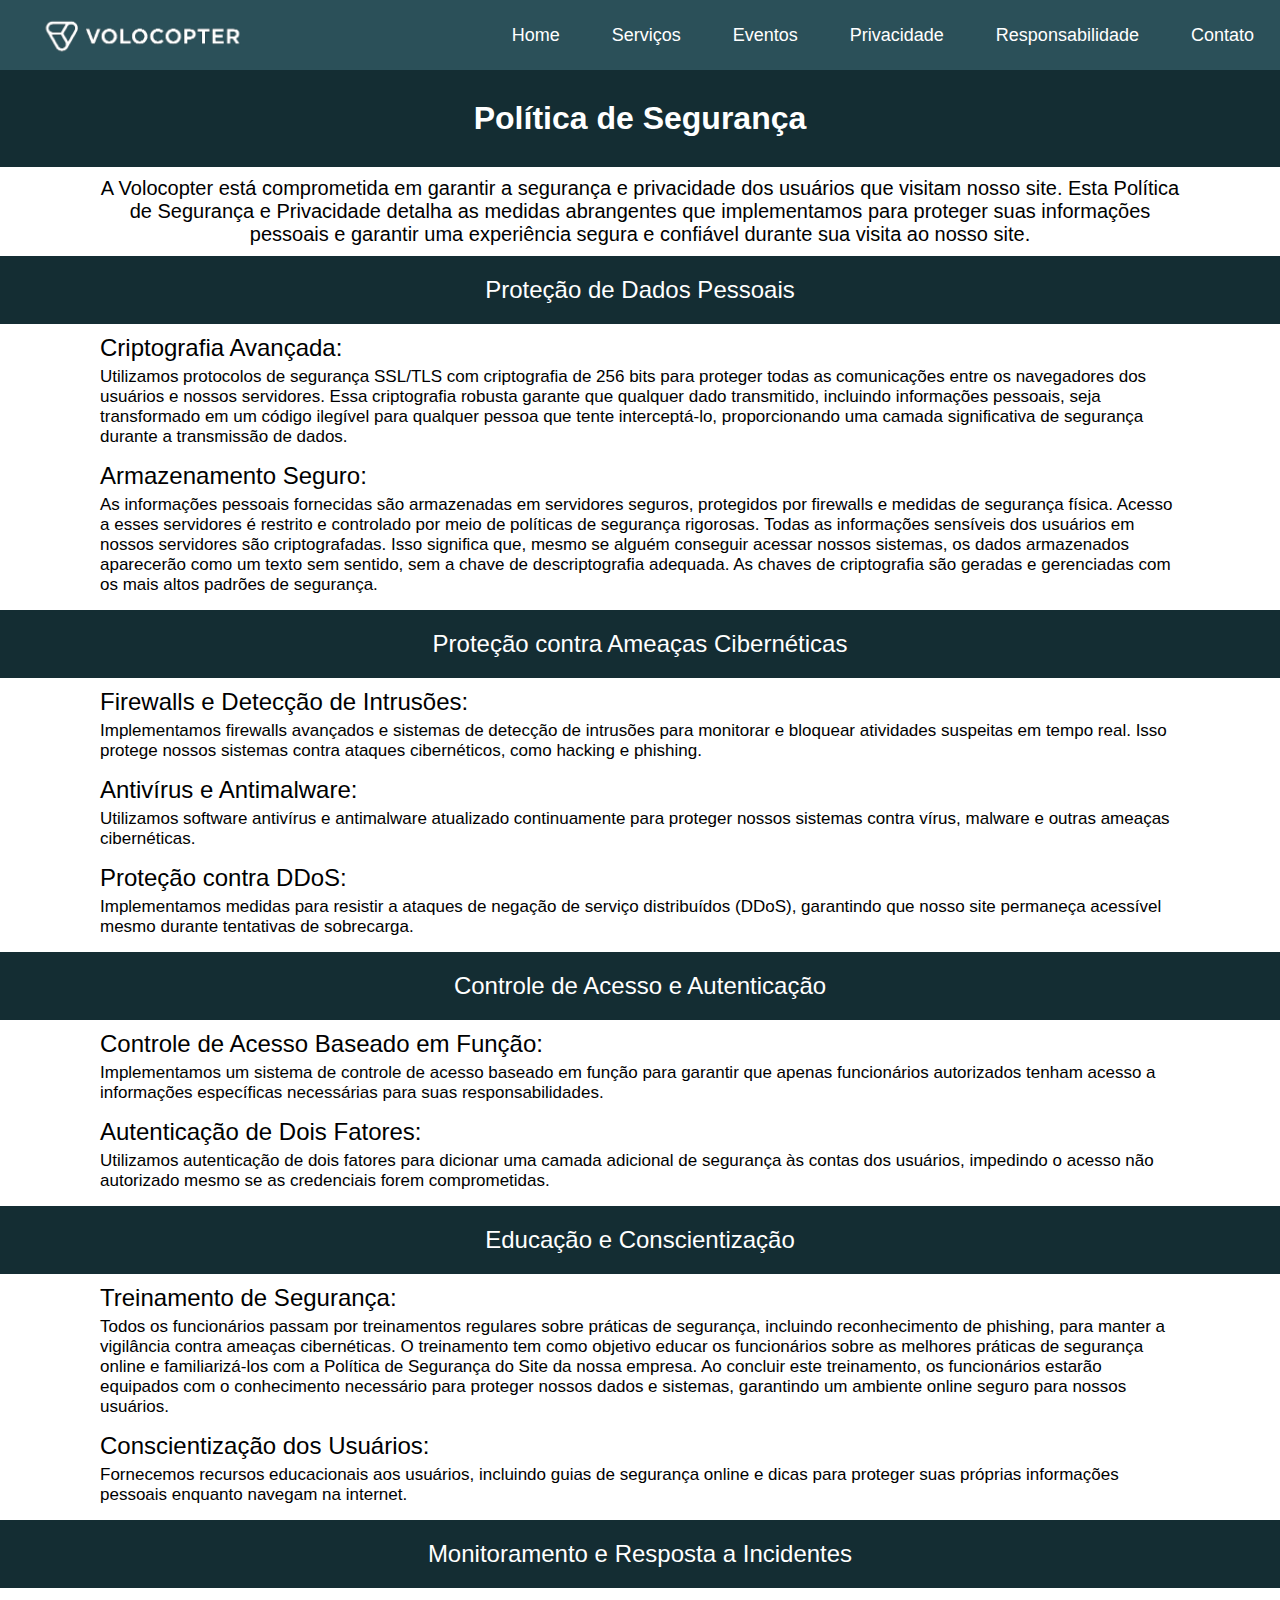
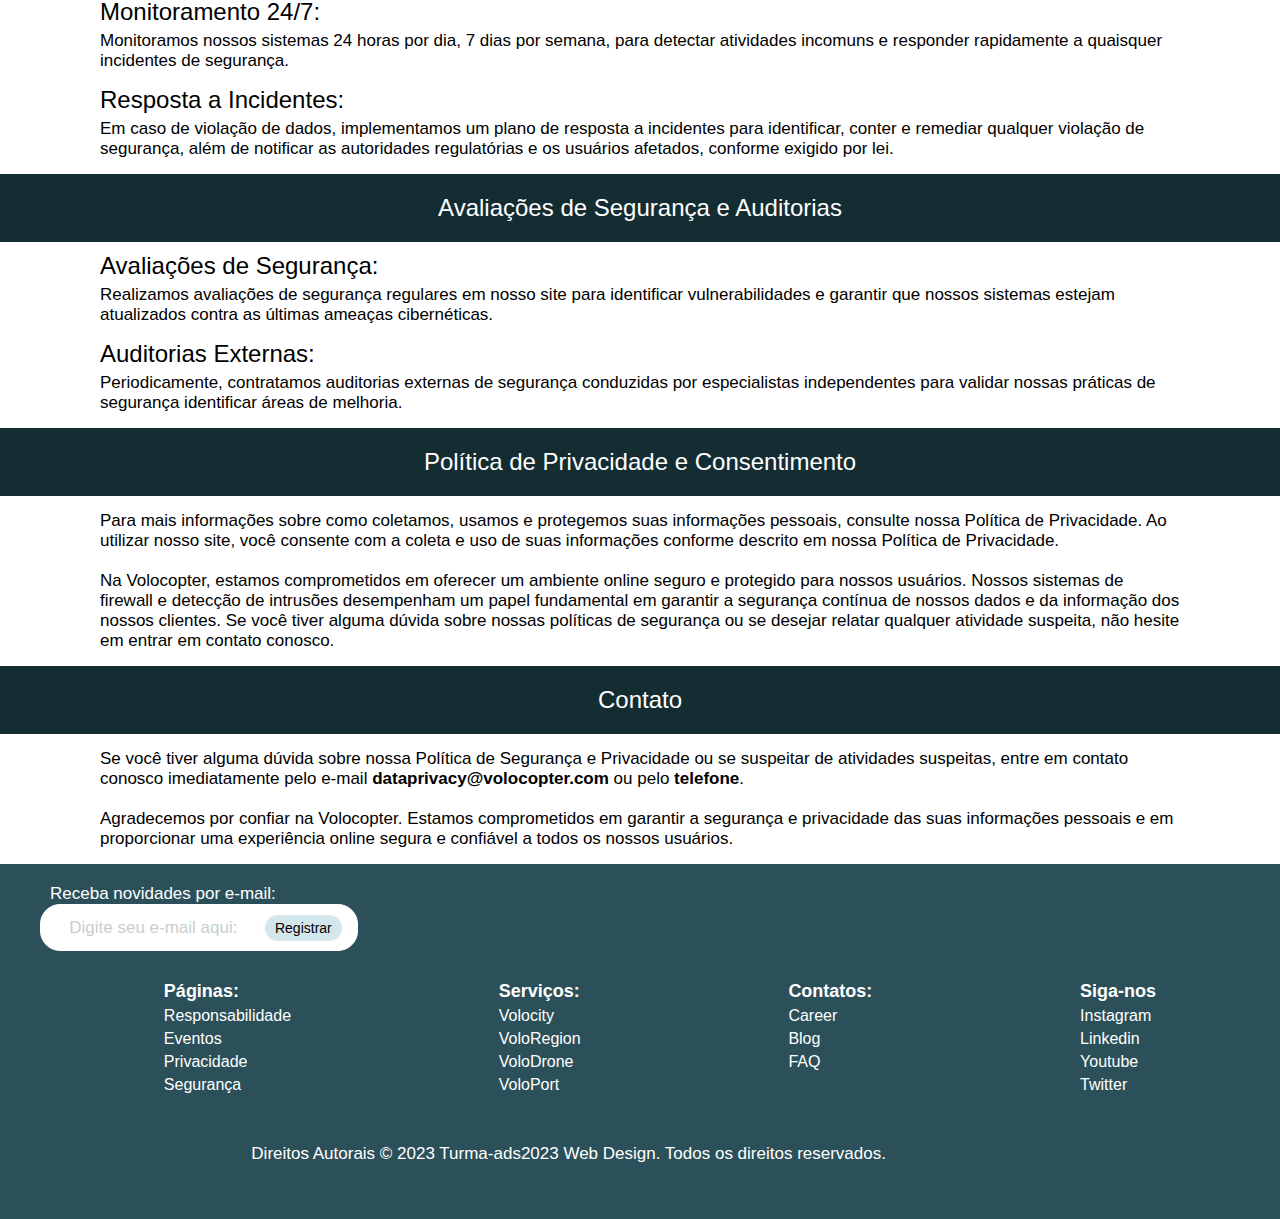
<file: Segurança/index.html>
<!DOCTYPE html>
<html lang="en">
<head>
    <meta charset="UTF-8">
    <meta name="viewport" content="width=device-width, initial-scale=1.0">
    <title>Politica de seguranca</title>
    <link rel="stylesheet" href="style.css">
    <link rel="shortcut icon" href="Logo.PNG" type="image/x-icon">
</head>
<body>

<!-- navBar Inicio -->
<header class="header">
  <nav class="nav">
    <img class="logo" src="/Segurança/img/logo.png" alt="">
    <button class="hamburger"></button>
    <ul class="nav-list">
      <li><a href="/index.html">Home</a></li>
      <li><a href="/Serviços/index.html">Serviços</a></li>
      <li><a href="/Eventos/html/VOLOCOPTER EVENTOS.html">Eventos</a></li>
      <li><a href="/Privacidade/privacidade.html">Privacidade</a></li>
      <li><a href="/Responsabilidade/responsabilidade.html">Responsabilidade</a></li>
      <li><a href="/Contato/Pagina Contato.html">Contato</a></li>
    </ul>
  </nav>
</header>
<!-- NavBar Fim -->

<main>
  <h1>Política de Segurança</h1>
  <p class="paragrafo-principal">
    A Volocopter está comprometida em garantir a segurança e privacidade dos usuários 
    que visitam nosso site. Esta Política de Segurança e Privacidade detalha as medidas
    abrangentes que implementamos para proteger suas informações pessoais e garantir 
    uma experiência segura e confiável durante sua visita ao nosso site.
  </p>
  <h2>Proteção de Dados Pessoais</h2>
  <h3>Criptografia Avançada:</h3>
  <p>
    Utilizamos protocolos de segurança SSL/TLS com criptografia de 256 bits para proteger
    todas as comunicações entre os navegadores dos usuários e nossos servidores. Essa criptografia
    robusta garante que qualquer dado transmitido, incluindo informações pessoais, seja transformado 
    em um código ilegível para qualquer pessoa que tente interceptá-lo, proporcionando uma camada 
    significativa de segurança durante a transmissão de dados.
  </p>

  <h3>Armazenamento Seguro:</h3>
  <p>As informações pessoais fornecidas são armazenadas em servidores
    seguros, protegidos por firewalls e medidas de segurança física. Acesso a esses servidores
    é restrito e controlado por meio de políticas de segurança rigorosas. Todas as informações sensíveis
    dos usuários em nossos servidores são criptografadas. Isso significa que, mesmo se 
    alguém conseguir acessar nossos sistemas, os dados armazenados aparecerão como um texto sem sentido, 
    sem a chave de descriptografia adequada. As chaves de criptografia são geradas e gerenciadas com os 
    mais altos padrões de segurança.</p>

    <h2>Proteção contra Ameaças Cibernéticas</h2>

    <h3>Firewalls e Detecção de Intrusões:</h3>
    <p>Implementamos firewalls avançados e sistemas de
      detecção de intrusões para monitorar e bloquear atividades suspeitas em tempo real. 
      Isso protege nossos sistemas contra ataques cibernéticos, como hacking e phishing.</p>
    
      <h3>Antivírus e Antimalware:</h3>
      <p>Utilizamos software antivírus e antimalware atualizado 
        continuamente para proteger nossos sistemas contra vírus, malware e outras ameaças cibernéticas.
      </p>

      <h3>Proteção contra DDoS:</h3>
      <p>Implementamos medidas para resistir a ataques de negação
        de serviço distribuídos (DDoS), garantindo que nosso site permaneça acessível mesmo 
        durante tentativas de sobrecarga.
      </p>

      <h2>Controle de Acesso e Autenticação</h2>

      <h3>Controle de Acesso Baseado em Função:</h3> 
      <p>Implementamos um sistema de controle de
      acesso baseado em função para garantir que apenas funcionários autorizados tenham
      acesso a informações específicas necessárias para suas responsabilidades.
      </p>

      <h3>Autenticação de Dois Fatores:</h3> 
      <p>Utilizamos autenticação de dois fatores para 
      dicionar uma camada adicional de segurança às contas dos usuários, impedindo o 
      acesso não autorizado mesmo se as credenciais forem comprometidas.
      </p>

      <h2>Educação e Conscientização</h2>

      <h3>Treinamento de Segurança:</h3> 
      <p>Todos os funcionários passam por treinamentos 
      regulares sobre práticas de segurança, incluindo reconhecimento de phishing, 
      para manter a vigilância contra ameaças cibernéticas. O treinamento tem como objetivo educar os 
      funcionários sobre as melhores práticas de segurança online e familiarizá-los com a Política de 
      Segurança do Site da nossa empresa. Ao concluir este treinamento, os funcionários estarão 
      equipados com o conhecimento necessário para proteger nossos dados e sistemas, garantindo um 
      ambiente online seguro para nossos usuários.
      </p>
      
      <h3>Conscientização dos Usuários:</h3>   
      <p>Fornecemos recursos educacionais aos usuários,
       incluindo guias de segurança online e dicas para proteger suas próprias informações 
       pessoais enquanto navegam na internet.
      </p>

      <h2>Monitoramento e Resposta a Incidentes</h2>

      <h3>Monitoramento 24/7:</h3>
      <p>Monitoramos nossos sistemas 24 horas por dia, 7 dias 
      por semana, para detectar atividades incomuns e responder rapidamente a quaisquer 
      incidentes de segurança.
      </p>
      
      <h3>Resposta a Incidentes:</h3> 
      <p>Em caso de violação de dados, implementamos um plano 
      de resposta a incidentes para identificar, conter e remediar qualquer violação 
      de segurança, além de notificar as autoridades regulatórias e os usuários afetados,
      conforme exigido por lei.
      </p>

      <h2>Avaliações de Segurança e Auditorias</h2>

      <h3>Avaliações de Segurança:</h3> 
      <p>Realizamos avaliações de segurança regulares em 
      nosso site para identificar vulnerabilidades e garantir que nossos sistemas estejam
      atualizados contra as últimas ameaças cibernéticas.
        </p>
        
      <h3>Auditorias Externas:</h3> 
      <p>Periodicamente, contratamos auditorias externas de segurança
      conduzidas por especialistas independentes para validar nossas práticas de segurança
      identificar áreas de melhoria.
      </p>

      <h2>Política de Privacidade e Consentimento</h2>
      <p>Para mais informações sobre como coletamos, usamos e protegemos suas informações pessoais,
      consulte nossa Política de Privacidade. Ao utilizar nosso site, você consente com a coleta
      e uso de suas informações conforme descrito em nossa Política de Privacidade.
      </p>

      <p>Na Volocopter, estamos comprometidos em oferecer um ambiente online seguro e protegido
      para nossos usuários. Nossos sistemas de firewall e detecção de intrusões desempenham um papel
      fundamental em garantir a segurança contínua de nossos dados e da informação dos nossos clientes. 
      Se você tiver alguma dúvida sobre nossas políticas de segurança ou se desejar relatar qualquer 
      atividade suspeita, não hesite em entrar em contato conosco.
      </p>
      
      <h2>Contato</h2>
      <p>Se você tiver alguma dúvida sobre nossa Política de Segurança e Privacidade ou se 
        suspeitar de atividades suspeitas, entre em contato conosco imediatamente pelo e-mail
         <a href="mailto:dataprivacy@volocopter.com">dataprivacy@volocopter.com</a> ou pelo <a href="tel:+49725193694500">telefone</a>.
        </p>
        
        <p>Agradecemos por confiar na Volocopter. Estamos comprometidos em garantir a segurança
         e privacidade das suas informações pessoais e em proporcionar uma experiência online
          segura e confiável a todos os nossos usuários.
        </p>
      
</main>

<!-- Rodapé Inicio -->
<footer>
  <div class="email">
      <p class="novidades">Receba novidades por e-mail:</p>
      <div class="campo-email">
       Digite seu e-mail aqui:
      <a class="botao" href="#registrar">Registrar</a>
  </div>

  <!-- Rodapé da página -->
  <div class="listas">
      <!-- Listas de links no rodapé -->
      <ul class="lista-1">
          <li><strong>Páginas:</strong></li>
          <li><a href="/Responsabilidade/responsabilidade.html">Responsabilidade</a></li>
          <li><a href="/Eventos/html/VOLOCOPTER EVENTOS.html">Eventos</a></li>
          <li><a href="/Privacidade/privacidade.html">Privacidade</a></li>
          <li><a href="/Segurança/index.html">Segurança</a></li>
      </ul>
      <ul>
          <li><strong>Serviços:</strong></li>
          <li><a href="#volocity">Volocity</a></li>
          <li><a href="#voloregion">VoloRegion</a></li>
          <li><a href="#volodrone">VoloDrone</a></li>
          <li><a href="#voloport">VoloPort</a></li>
      </ul>
      <ul>
          <li><strong>Contatos:</strong></li>
          <li><a href="#career">Career</a></li>
          <li><a href="#blog">Blog</a></li>
          <li><a href="#faq">FAQ</a></li>
      </ul>
      <ul>
          <li><strong>Siga-nos</strong></li>
          <li><a href="#instagram">Instagram</a></li>
          <li><a href="#linkedin">Linkedin</a></li>
          <li><a href="#youtube">Youtube</a></li>
          <li><a href="#twitter">Twitter</a></li>
      </ul>
  </div>
  <div class="listas">
      <p>Direitos Autorais © 2023 Turma-ads2023 Web Design. Todos os direitos reservados.</p>
      <!-- Informações de direitos autorais e links para redes sociais -->
      <div class="socials">
          <span><i class="ri-facebook-fill"></i></span>
          <span><i class="ri-twitter-fill"></i></span>
          <span><i class="ri-instagram-line"></i></span>
          <span><i class="ri-youtube-fill"></i></span>
      </div>
  </div>
</footer>
  </html>
<!-- Rodapé Fim -->
</file>
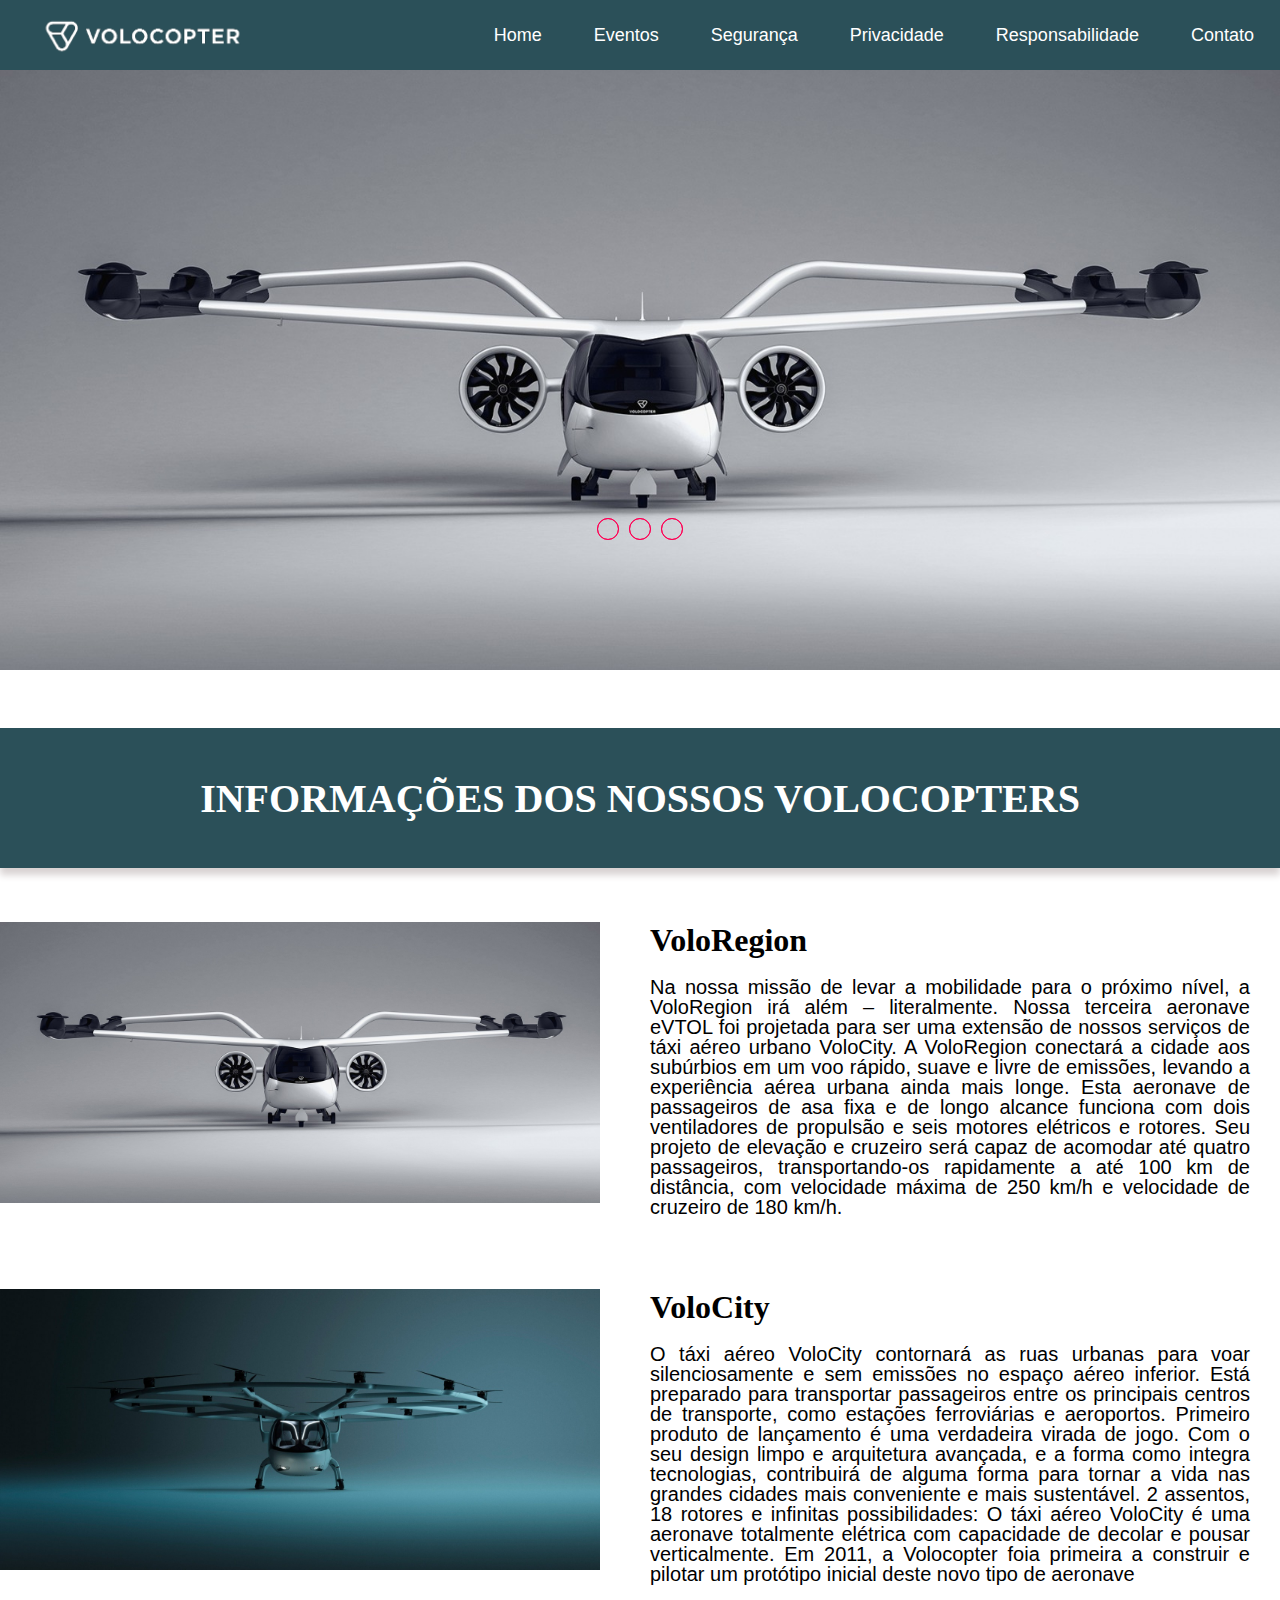
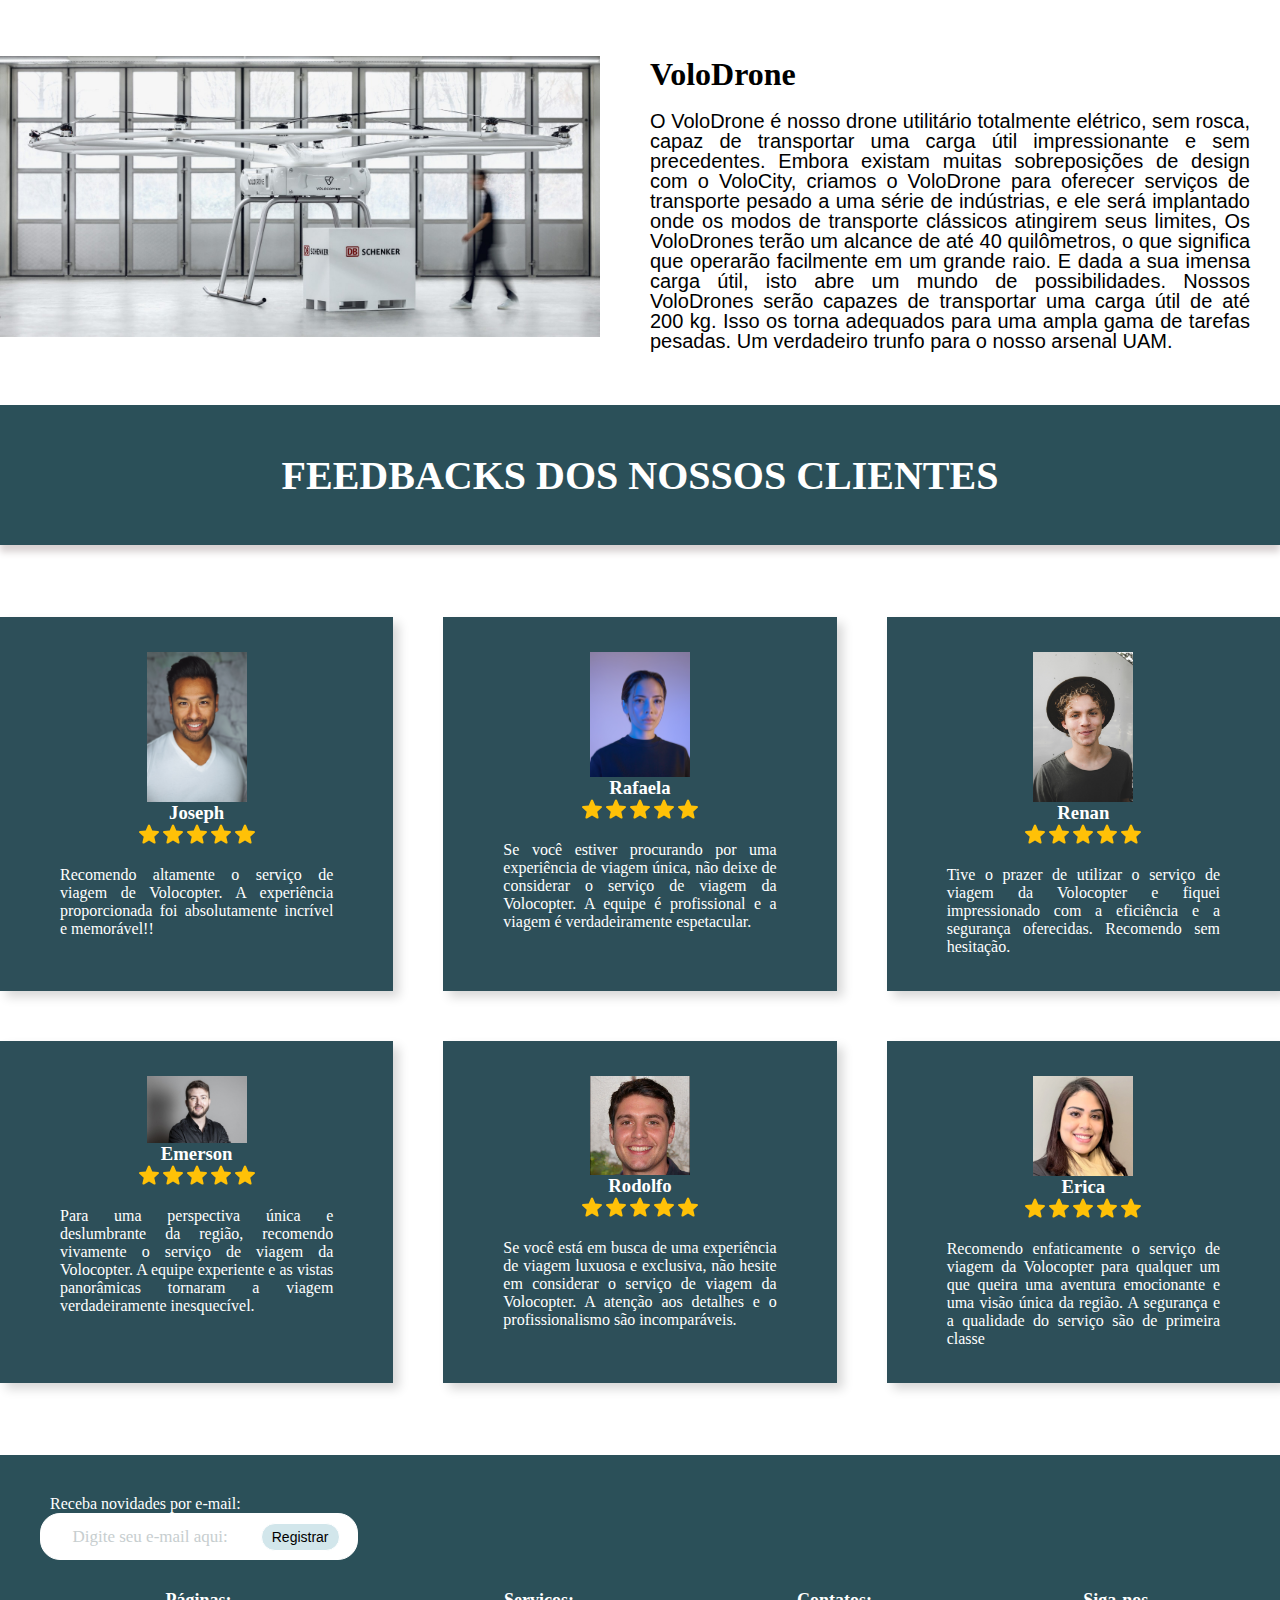
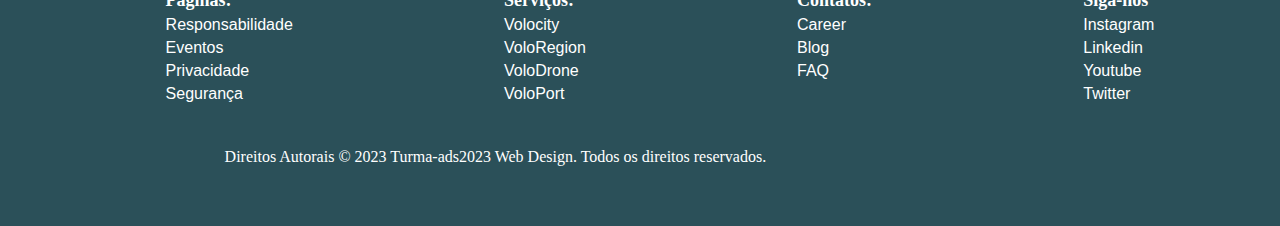
<file: Serviços/index.html>
<!DOCTYPE html>
<html lang="en">
<head>
    <meta charset="UTF-8">
    <meta name="viewport" content="width=device-width, initial-scale=1.0">
    <link rel="stylesheet" href="/Serviços/style.css">
    <title>Serviços</title>
</head>
<body>

<!-- NavBar Inicio -->
    <header class="header">
            <nav class="nav">
            <img class="logo" src="/Serviços/img/logo.png" alt="logo">
              <button class="hamburger"></button>
              <ul class="nav-list">
                <li><a href="/index.html">Home</a></li>
                <li><a href="/Eventos/html/VOLOCOPTER EVENTOS.html">Eventos</a></li>
                <li><a href="/Segurança/index.html">Segurança</a></li>
                <li><a href="/Privacidade/privacidade.html">Privacidade</a></li>
                <li><a href="/Responsabilidade/responsabilidade.html">Responsabilidade</a></li>
                <li><a href="/Contato/Pagina Contato.html">Contato</a></li>
              </ul>
            </nav>
    </header>
<!-- NavBar Fim -->

<!-- Carrosel de Fotos Inicio -->
      <section class="slider">
        <div class="slider-content">
            
            <input type="radio" name="btn-radio" id="radio1">
            <input type="radio" name="btn-radio" id="radio2">
            <input type="radio" name="btn-radio" id="radio3">

            <div class="slide-box primeiro">
                <img class="img-desktop" src="img/img1.jpeg" alt="slide 1">
                <img class="img-mobile" src="img/img1-mobile.jpg" alt="slide 1">
            </div>

            <div class="slide-box">
                <img class="img-desktop" src="img/img2.jpeg" alt="slide 3">
                <img class="img-mobile" src="img/img2-mobille.jpg" alt="slide 1">
            </div>

            <div class="slide-box">
                <img class="img-desktop" src="img/img3.jpeg" alt="slide 3">
                <img class="img-mobile" src="img/img3-mobilee.jpg" alt="slide 3">
            </div>

            <div class="nav-auto">
                <div class="auto-btn1"></div>
                <div class="auto-btn2"></div>
                <div class="auto-btn3"></div>
            </div>

            <div class="nav-manual">
                <label for="radio1" class="manual-btn"></label>
                <label for="radio2" class="manual-btn"></label>
                <label for="radio3" class="manual-btn"></label>
            </div>
        </section>
        <br></br><br>
<!-- Carrosel de Fotos Fim -->

<!-- Imagens e Textos do conteúdo = Inicio -->
        <div class="volocopters">
            <h1>INFORMAÇÕES DOS NOSSOS VOLOCOPTERS</h1>
        </div>
        <br><br><br>
        <section>
            <div class="imgtexto">
                <div class="img">
                    <img src="img/img1.jpeg">
            </div>
                <div class="p"> 
                <p>
                    <h1>VoloRegion</h1>
                    <br>
                    <p>Na nossa missão de levar a mobilidade para o próximo nível, a VoloRegion irá além – literalmente. 
                        Nossa terceira aeronave eVTOL foi projetada para ser uma extensão de nossos serviços de táxi aéreo 
                        urbano VoloCity. A VoloRegion conectará a cidade aos subúrbios em um voo rápido, suave e livre de 
                        emissões, levando a experiência aérea urbana ainda mais longe. Esta aeronave de passageiros de asa fixa e de longo alcance funciona com 
                        dois ventiladores de propulsão e seis motores elétricos e rotores. Seu projeto de elevação e cruzeiro 
                        será capaz de acomodar até quatro passageiros, transportando-os rapidamente a até 100 km de distância, 
                        com velocidade máxima de 250 km/h e velocidade de cruzeiro de 180 km/h.</p>
                </div>
            </div>
        </section>
    
        <br><br><br><br>
    
        <section>
            <div class="imgtexto">
                <div class="img">
                    <img src="img/img2.jpeg">
                </div>
        
                <div class="p"> 
                <p>
                    <h1>VoloCity</h1>
                    <br>
                    <p>O táxi aéreo VoloCity contornará as ruas urbanas para voar silenciosamente e sem emissões no espaço aéreo
                    inferior. Está preparado para transportar passageiros entre os principais centros de transporte, como estações
                    ferroviárias e aeroportos. Primeiro produto de lançamento é uma verdadeira virada de jogo. Com o seu design limpo
                    e arquitetura avançada, e a forma como integra tecnologias, contribuirá de alguma forma para tornar a vida nas grandes
                    cidades mais conveniente e mais sustentável. 2 assentos, 18 rotores e infinitas possibilidades: O táxi aéreo VoloCity é 
                    uma aeronave totalmente elétrica com capacidade de decolar e pousar verticalmente. Em 2011, a Volocopter foia primeira 
                    a construir e pilotar um protótipo inicial deste novo tipo de aeronave</p>
                </p>
                </div>
            </div>
        </section>
    
            <br><br><br><br>
    
        <section>
            <div class="imgtexto">
                <div class="img">
                    <img src="img/img3.jpeg">
                </div>
        
                <div class="p"> 
                    <h1>VoloDrone</h1>
                    <br>
                    <p>O VoloDrone é nosso drone utilitário totalmente elétrico, sem rosca, capaz de transportar uma carga útil impressionante 
                    e sem precedentes. Embora existam muitas sobreposições de design com o VoloCity, criamos o VoloDrone para oferecer serviços
                    de transporte pesado a uma série de indústrias, e ele será implantado onde os modos de transporte clássicos atingirem seus 
                    limites, Os VoloDrones terão um alcance de até 40 quilômetros, o que significa que operarão facilmente em um grande raio. 
                    E dada a sua imensa carga útil, isto abre um mundo de possibilidades. Nossos VoloDrones serão capazes de transportar uma carga
                    útil de até 200 kg. Isso os torna adequados para uma ampla gama de tarefas pesadas. Um verdadeiro trunfo para o nosso arsenal UAM.</p>
                </p>
                </div>
            </div>
        </section>    


    <br><br><br>
<!-- Imagens e Textos do conteúdo = fim -->

<!-- FeedBacks Inicio -->
    <div class="volocopters">
        <h1>FEEDBACKS DOS NOSSOS CLIENTES</h1>
    </div> 
    <br><br><br><br>

    <Section>
        <div class="cards">
        <div class="card">
            <img class="user" src="img/Joseph.jpg" alt="">
            <h3>Joseph</h3>
            <div class="stars">
            <img class="star" src="img/star.svg" alt="">
            <img class="star" src="img/star.svg" alt="">
            <img class="star" src="img/star.svg" alt="">
            <img class="star" src="img/star.svg" alt="">
            <img class="star" src="img/star.svg" alt="">
        </div>
        <br>
        <p>Recomendo altamente o serviço de viagem de Volocopter. A 
        experiência proporcionada foi absolutamente incrível e memorável!!</p>

        </div>

        <div class="card">
            <img class="user" src="img/Rafaela.jpg" alt="">
            <h3>Rafaela</h3>
            <div class="stars">
            <img class="star" src="img/star.svg" alt="">
            <img class="star" src="img/star.svg" alt="">
            <img class="star" src="img/star.svg" alt="">
            <img class="star" src="img/star.svg" alt="">
            <img class="star" src="img/star.svg" alt="">
        </div>
        <br>
        <p>Se você estiver procurando por uma experiência de viagem única, 
        não deixe de considerar o serviço de viagem da Volocopter. 
        A equipe é profissional e a viagem é verdadeiramente espetacular.</p>

    </div>

        <div class="card">
            <img class="user" src="img/Renan.jpg" alt="">
            <h3>Renan</h3>
            <div class="stars">
            <img class="star" src="img/star.svg" alt="">
            <img class="star" src="img/star.svg" alt="">
            <img class="star" src="img/star.svg" alt="">
            <img class="star" src="img/star.svg" alt="">
            <img class="star" src="img/star.svg" alt="">
        </div>
        <br>
        <p>Tive o prazer de utilizar o serviço de viagem da Volocopter
        e fiquei impressionado com a eficiência e a segurança oferecidas. 
        Recomendo sem hesitação.</p>

    </div>

    <div class="card">
        <img class="user" src="img/Emerson1.jpg" alt="">
        <h3>Emerson</h3>
        <div class="stars">
            <img class="star" src="img/star.svg" alt="">
            <img class="star" src="img/star.svg" alt="">
            <img class="star" src="img/star.svg" alt="">
            <img class="star" src="img/star.svg" alt="">
            <img class="star" src="img/star.svg" alt="">
    </div>
    <br>
    <p>Para uma perspectiva única e deslumbrante da região, recomendo vivamente
    o serviço de viagem da Volocopter. A equipe experiente e as vistas panorâmicas 
    tornaram a viagem verdadeiramente inesquecível.</p>

    </div>

    <div class="card">
        <img class="user" src="img/Rodolfo.jpg" alt="">
        <h3>Rodolfo</h3>
        <div class="stars">
            <img class="star" src="img/star.svg" alt="">
            <img class="star" src="img/star.svg" alt="">
            <img class="star" src="img/star.svg" alt="">
            <img class="star" src="img/star.svg" alt="">
            <img class="star" src="img/star.svg" alt="">
    </div>
    <br>
    <p>Se você está em busca de uma experiência de viagem luxuosa e exclusiva, não hesite
    em considerar o serviço de viagem da Volocopter. A atenção aos detalhes e o profissionalismo
    são incomparáveis.</p>

    </div>

<div class="card">
<img class="user" src="img/erica.jpg" alt="">
<h3>Erica</h3>
<div class="stars">
    <img class="star" src="img/star.svg" alt="">
    <img class="star" src="img/star.svg" alt="">
    <img class="star" src="img/star.svg" alt="">
    <img class="star" src="img/star.svg" alt="">
    <img class="star" src="img/star.svg" alt="">
</div>
<br>
<p>Recomendo enfaticamente o serviço de viagem da Volocopter para qualquer um que queira
uma aventura emocionante e uma visão única da região. A segurança e a qualidade do serviço
são de primeira classe</p>


</Section>
<br><br><br><br>
<!-- FeedBacks Fim -->

<!-- Rodapé Inicio -->
<footer>
    <footer>
        <div class="email">
            <p class="novidades">Receba novidades por e-mail:</p>
            <div class="campo-email">
             Digite seu e-mail aqui:
            <a class="botao" href="#registrar">Registrar</a>
        </div>
    
        <!-- Rodapé da página -->
        <div class="listas">
            <!-- Listas de links no rodapé -->
            <ul class="lista-1">
                <li><strong>Páginas:</strong></li>
                <li><a href="/Responsabilidade/responsabilidade.html">Responsabilidade</a></li>
                <li><a href="/Eventos/html/VOLOCOPTER EVENTOS.html">Eventos</a></li>
                <li><a href="/Privacidade/privacidade.html">Privacidade</a></li>
                <li><a href="/Segurança/index.html">Segurança</a></li>
            </ul>
            <ul>
                <li><strong>Serviços:</strong></li>
                <li><a href="#volocity">Volocity</a></li>
                <li><a href="#voloregion">VoloRegion</a></li>
                <li><a href="#volodrone">VoloDrone</a></li>
                <li><a href="#voloport">VoloPort</a></li>
            </ul>
            <ul>
                <li><strong>Contatos:</strong></li>
                <li><a href="#career">Career</a></li>
                <li><a href="#blog">Blog</a></li>
                <li><a href="#faq">FAQ</a></li>
            </ul>
            <ul>
                <li><strong>Siga-nos</strong></li>
                <li><a href="#instagram">Instagram</a></li>
                <li><a href="#linkedin">Linkedin</a></li>
                <li><a href="#youtube">Youtube</a></li>
                <li><a href="#twitter">Twitter</a></li>
            </ul>
        </div>
        <div class="listas">
            <p>Direitos Autorais © 2023 Turma-ads2023 Web Design. Todos os direitos reservados.</p>
            <!-- Informações de direitos autorais e links para redes sociais -->
            <div class="socials">
                <span><i class="ri-facebook-fill"></i></span>
                <span><i class="ri-twitter-fill"></i></span>
                <span><i class="ri-instagram-line"></i></span>
                <span><i class="ri-youtube-fill"></i></span>
            </div>
        </div>
    </footer>
</footer>
</html>
<!-- Rodapé Fim -->
</file>
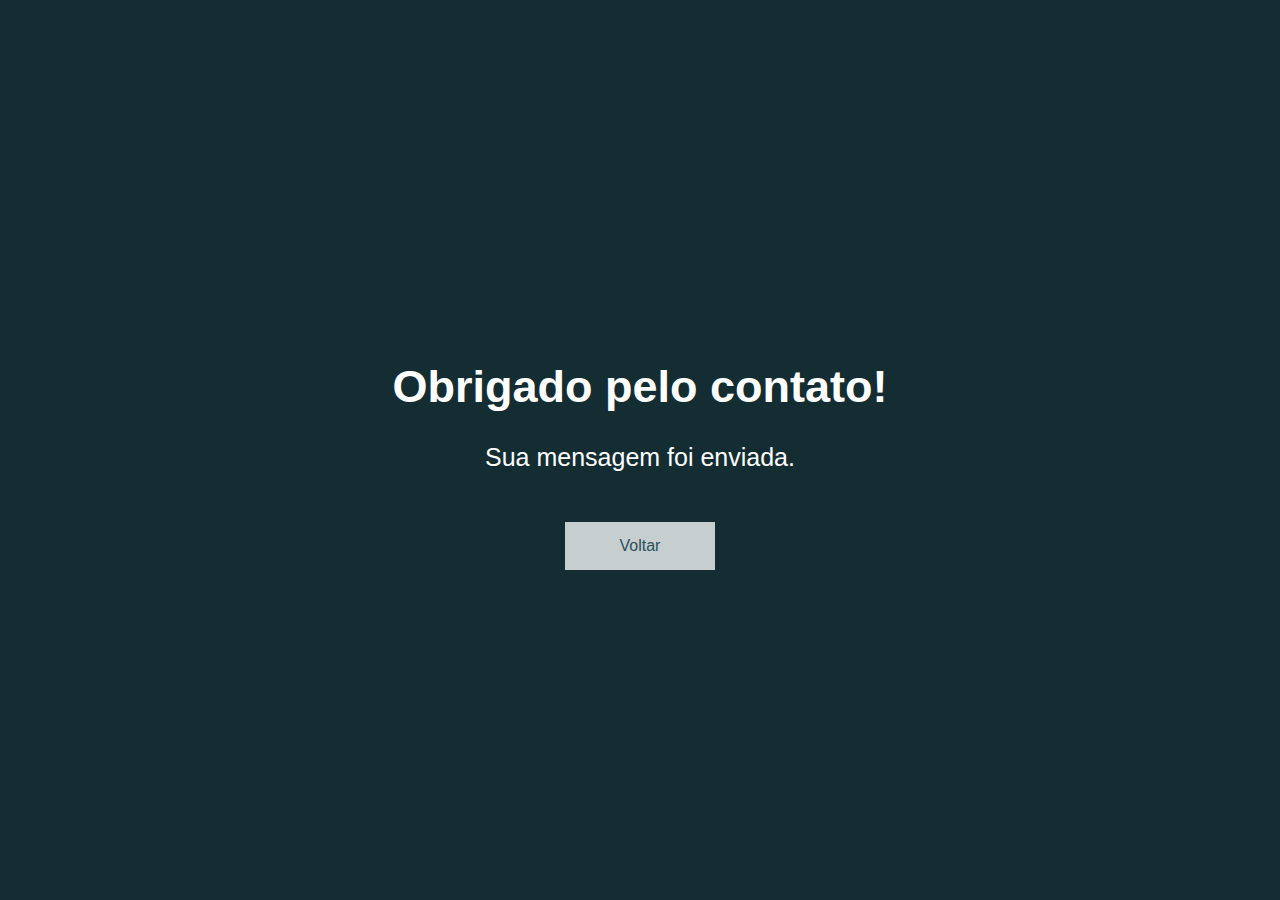
<file: Contato/Obrigado.html>
<html lang="pt-br">
<head>
  <meta charset="UTF-8">
  <meta name="viewport" content="width=device-width, initial-scale=1.0">
  <title>Contatos</title>
  <link rel="stylesheet" href="/Contato/style.css">
</head>
<body class="mainObg">
    <h1 class="textObrigado">Obrigado pelo contato!</h1>
    <p class="paragrafoObrigado">Sua mensagem foi enviada.</p>
    <a href="/Contato/Pagina Contato.html" class="button">Voltar</a>
</body>
</html>
</file>
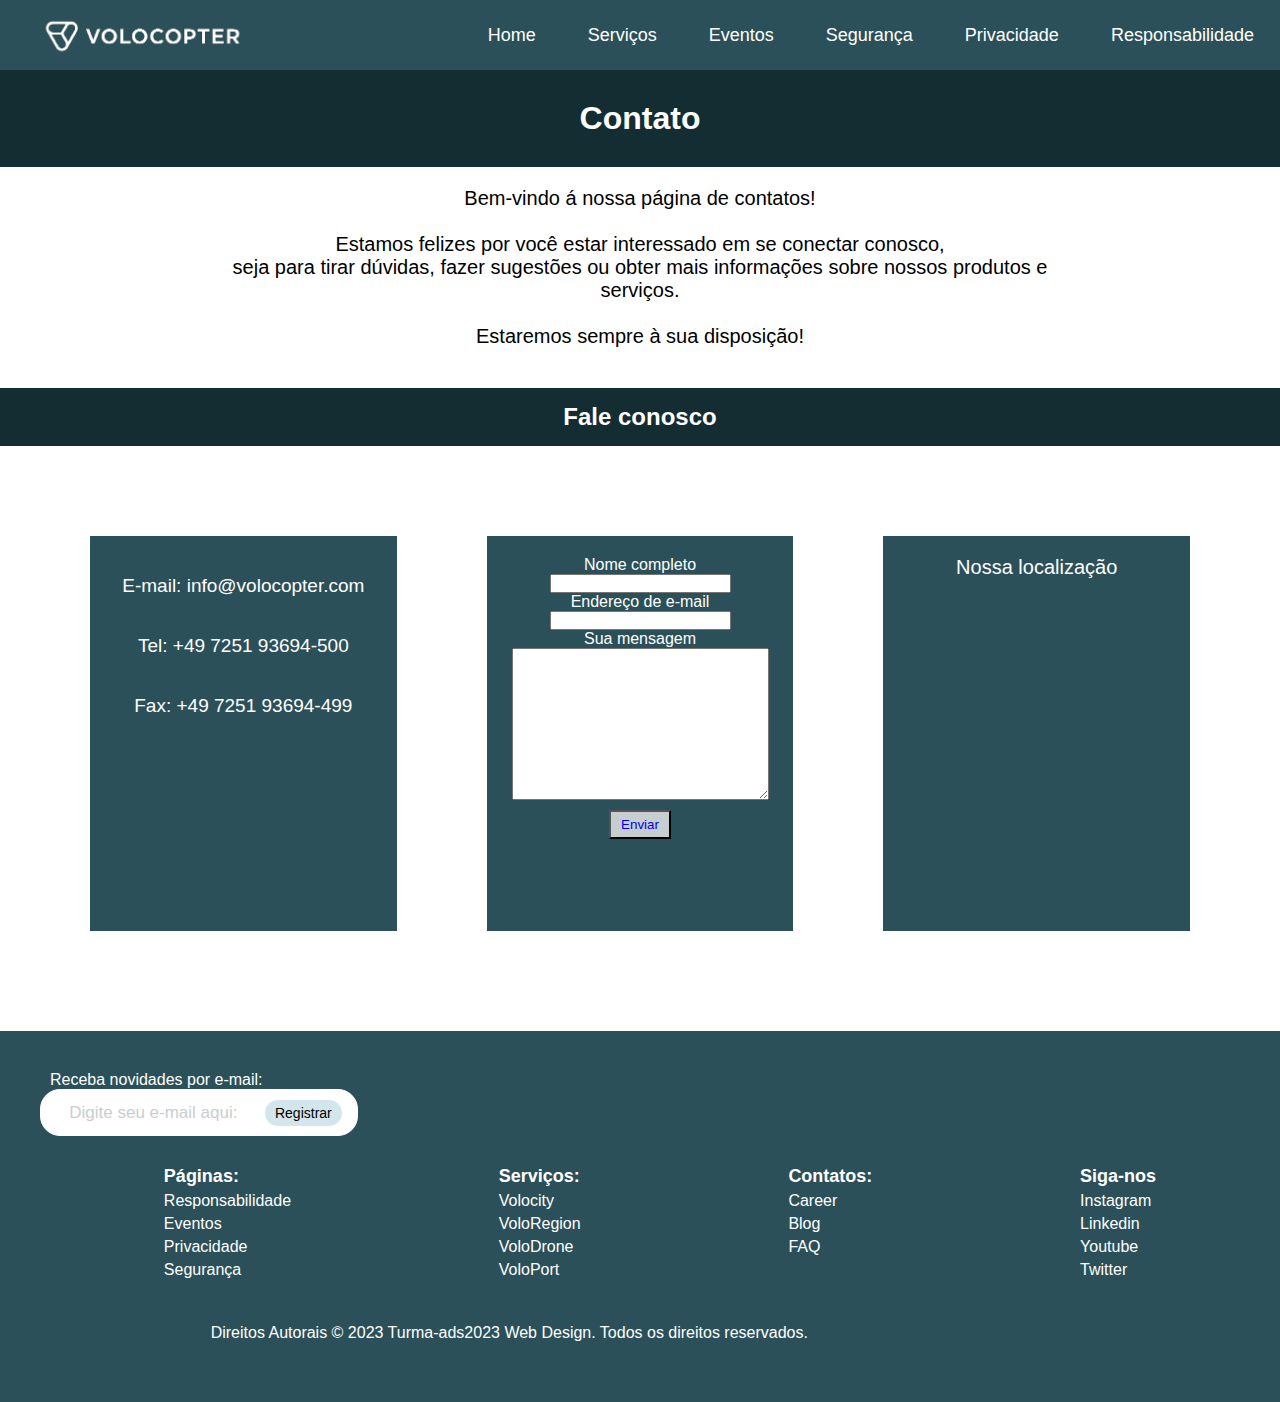
<file: Contato/Pagina Contato.html>
<html lang="pt-br">
<head>
  <meta charset="UTF-8">
  <meta name="viewport" content="width=device-width, initial-scale=1.0">
  <title>Contatos</title>
  <link rel="stylesheet" href="/Contato/style.css">
</head>
<body>
  <header class="header">
    <nav class="nav">
      <img class="logo" src="/Contato/img/logo.png" alt="">
      <button class="hamburger"></button>
      <ul class="nav-list">
        <li><a href="/index.html">Home</a></li>
        <li><a href="/Serviços/index.html">Serviços</a></li>
        <li><a href="/Eventos/html/VOLOCOPTER EVENTOS.html">Eventos</a></li>
        <li><a href="/Segurança/index.html">Segurança</a></li>
        <li><a href="/Privacidade/privacidade.html">Privacidade</a></li>
        <li><a href="/Responsabilidade/responsabilidade.html">Responsabilidade</a></li>
      </ul>
    </nav>
</header>
<main>
  <h1>Contato</h1>
  <p class="paragrafo-contato">Bem-vindo á nossa página de contatos! <br><br> Estamos felizes por você estar interessado em se conectar conosco,<br> seja para tirar dúvidas, fazer sugestões ou obter mais informações sobre nossos produtos e serviços. <br><br> Estaremos sempre à sua disposição!
</p>

<h2>Fale conosco</h2>

<div class="blocos">
<div class="contato">
  <p class="contato-email">E-mail: info@volocopter.com</p>
  <p class="tel">Tel: +49 7251 93694-500</p>
  <p class="fax">Fax: +49 7251 93694-499</p>
</div>


<div class="camposform">
<form action="https://api.staticforms.xyz/submit" method="post">
  <label>Nome completo</label> <p>
  <input type="text" name="name" required> </p>
  <label>Endereço de e-mail</label> <p>
  <input type="email" name="email" required> </p>
  <label>Sua mensagem</label> <p>
  <textarea name="message" cols="30" rows="10" required></textarea> </p>
  <!-- <button class="enviar" type="submit">Enviar</button> -->
  <button class="enviar"><a href="/Contato/Obrigado.html">Enviar</a></button>
  <input type="hidden" name="accessKey" value="70c36051-0a8e-4dfc-96c9-53704bcb2321">
  <input type="hidden" name="redirectTo" value="">
</form>

</div>

<div class="localização">
  <p class="nossa-localização">Nossa localização</p>
  <iframe class="mapa" src="https://www.google.com/maps/embed?pb=!1m18!1m12!1m3!1d2610.2343064679862!2d8.585145700000002!3d49.139175599999994!2m3!1f0!2f0!3f0!3m2!1i1024!2i768!4f13.1!3m3!1m2!1s0x479707291c0a2fa9%3A0xd7398f889afb248a!2sVolocopter%20GmbH!5e0!3m2!1sen!2sbr!4v1698538540981!5m2!1sen!2sbr" style="border:0;" allowfullscreen="" loading="lazy" referrerpolicy="no-referrer-when-downgrade"></iframe>
</div>
</div>


</main>

  <footer>
    <footer>
      <div class="email">
          <p class="novidades">Receba novidades por e-mail:</p>
          <div class="campo-email">
           Digite seu e-mail aqui:
          <a class="botao" href="#registrar">Registrar</a>
      </div>
  
      <!-- Rodapé da página -->
      <div class="listas">
          <!-- Listas de links no rodapé -->
          <ul class="lista-1">
              <li><strong>Páginas:</strong></li>
              <li><a href="/Responsabilidade/">Responsabilidade</a></li>
              <li><a href="/Eventos/">Eventos</a></li>
              <li><a href="/Privacidade/privacidade.html">Privacidade</a></li>
              <li><a href="/Segurança/index.html">Segurança</a></li>
          </ul>
          <ul>
              <li><strong>Serviços:</strong></li>
              <li><a href="#volocity">Volocity</a></li>
              <li><a href="#voloregion">VoloRegion</a></li>
              <li><a href="#volodrone">VoloDrone</a></li>
              <li><a href="#voloport">VoloPort</a></li>
          </ul>
          <ul>
              <li><strong>Contatos:</strong></li>
              <li><a href="#career">Career</a></li>
              <li><a href="#blog">Blog</a></li>
              <li><a href="#faq">FAQ</a></li>
          </ul>
          <ul>
              <li><strong>Siga-nos</strong></li>
              <li><a href="#instagram">Instagram</a></li>
              <li><a href="#linkedin">Linkedin</a></li>
              <li><a href="#youtube">Youtube</a></li>
              <li><a href="#twitter">Twitter</a></li>
          </ul>
      </div>
      <div class="listas">
          <p>Direitos Autorais © 2023 Turma-ads2023 Web Design. Todos os direitos reservados.</p>
          <!-- Informações de direitos autorais e links para redes sociais -->
          <div class="socials">
              <span><i class="ri-facebook-fill"></i></span>
              <span><i class="ri-twitter-fill"></i></span>
              <span><i class="ri-instagram-line"></i></span>
              <span><i class="ri-youtube-fill"></i></span>
          </div>
      </div>
  </footer>
  </footer>
</body>
</html>
</file>
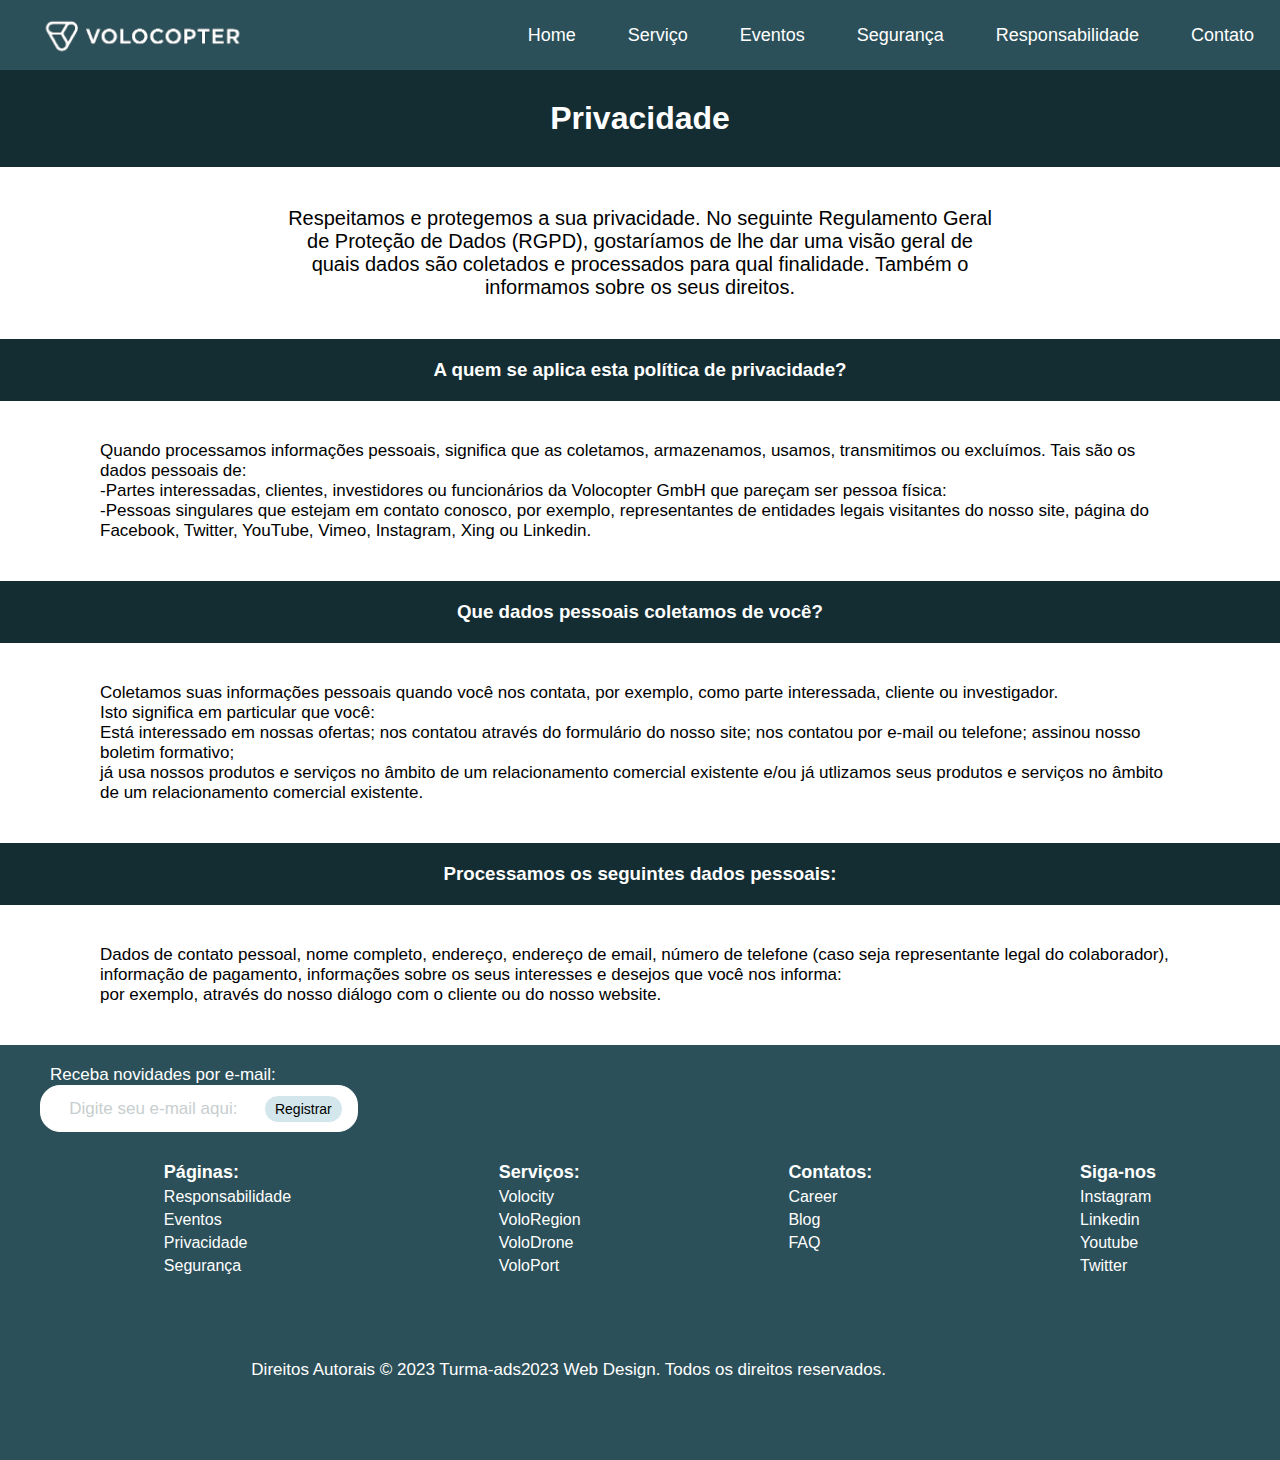
<file: Privacidade/privacidade.html>
<!DOCTYPE html>
<html lang="pt">

	<head>
		<meta charset="UTF-8">
     <meta name="viewport" content="width=device-width, inicial-scale=1" >
    <title> Privacidade </title>
		<link rel="stylesheet" href="/Privacidade/css/style.css">
</head>

		<body>
			<header class="header">
        <nav class="nav">
          <img class="logo" src="/Home/imagewns/logo.png" alt="">
          <button class="hamburger"></button>
          <ul class="nav-list">
            <li><a href="/index.html">Home</a></li>
            <li><a href="/Serviços/index.html">Serviço</a></li>
            <li><a href="/Eventos/html/VOLOCOPTER EVENTOS.html">Eventos</a></li>
            <li><a href="/Segurança/index.html">Segurança</a></li>
            <li><a href="/Responsabilidade/responsabilidade.html">Responsabilidade</a></li>
						<li><a href="/Contato/Pagina Contato.html">Contato</a></li>
          </ul>
        </nav>
</header>
			<main>
				<h1>Privacidade</h1>
				<p class="paragrafo-principal">Respeitamos e protegemos a sua privacidade. No seguinte Regulamento Geral<br>de Proteção de Dados (RGPD), gostaríamos de lhe dar uma visão geral de<br>quais dados são coletados e processados para qual finalidade. Também o<br>informamos sobre os seus direitos.
			 	</p>

				<h3>A quem se aplica esta política de privacidade?</h3>		
				<p>Quando processamos informações pessoais, significa que as coletamos, armazenamos, usamos, transmitimos ou excluímos. Tais são os dados pessoais de:<br> -Partes interessadas, clientes, investidores ou funcionários da Volocopter GmbH que pareçam ser pessoa física:<br> -Pessoas singulares que estejam em contato conosco, por exemplo, representantes de entidades legais visitantes do nosso site, página do Facebook, Twitter, YouTube, Vimeo, Instagram, Xing ou Linkedin.
				</p>

				 <h3>Que dados pessoais coletamos de você?</h3>			
				 <p>Coletamos suas informações pessoais quando você nos contata, por exemplo, como parte interessada, cliente ou investigador.<br>Isto significa em particular que você:<br>Está interessado em nossas ofertas; nos contatou através do formulário do nosso site; nos contatou por e-mail ou telefone; assinou nosso boletim formativo;<br>já usa nossos produtos e serviços no âmbito de um relacionamento comercial existente e/ou já utlizamos seus produtos e serviços no âmbito de um relacionamento comercial existente.
				</p>

				<h3>Processamos os seguintes dados pessoais:</h3>
				<p>Dados de contato pessoal, nome completo, endereço, endereço de email, número de telefone (caso seja representante legal do colaborador),<br> informação de pagamento, informações sobre os seus interesses e desejos que você nos informa:<br> por exemplo, através do nosso diálogo com o cliente ou do nosso website.
				</p>
			</main>
			<footer>
				<div class="email">
						<p class="novidades">Receba novidades por e-mail:</p>
						<div class="campo-email">
						 Digite seu e-mail aqui:
						<a class="botao" href="#registrar">Registrar</a>
				</div>
		
				<!-- Rodapé da página -->
				<div class="listas">
						<!-- Listas de links no rodapé -->
						<ul class="lista-1">
								<li><strong>Páginas:</strong></li>
								<li><a href="/Responsabilidade/responsabilidade.html">Responsabilidade</a></li>
								<li><a href="/Eventos/html/VOLOCOPTER EVENTOS.html">Eventos</a></li>
								<li><a href="/Privacidade/privacidade.html">Privacidade</a></li>
								<li><a href="/Segurança/index.html">Segurança</a></li>
						</ul>
						<ul>
								<li><strong>Serviços:</strong></li>
								<li><a href="#volocity">Volocity</a></li>
								<li><a href="#voloregion">VoloRegion</a></li>
								<li><a href="#volodrone">VoloDrone</a></li>
								<li><a href="#voloport">VoloPort</a></li>
						</ul>
						<ul>
								<li><strong>Contatos:</strong></li>
								<li><a href="#career">Career</a></li>
								<li><a href="#blog">Blog</a></li>
								<li><a href="#faq">FAQ</a></li>
						</ul>
						<ul>
								<li><strong>Siga-nos</strong></li>
								<li><a href="#instagram">Instagram</a></li>
								<li><a href="#linkedin">Linkedin</a></li>
								<li><a href="#youtube">Youtube</a></li>
								<li><a href="#twitter">Twitter</a></li>
						</ul>
				</div>
				<div class="listas">
						<p>Direitos Autorais © 2023 Turma-ads2023 Web Design. Todos os direitos reservados.</p>
						<!-- Informações de direitos autorais e links para redes sociais -->
						<div class="socials">
								<span><i class="ri-facebook-fill"></i></span>
								<span><i class="ri-twitter-fill"></i></span>
								<span><i class="ri-instagram-line"></i></span>
								<span><i class="ri-youtube-fill"></i></span>
						</div>
				</div>
		</footer>
			</body>
</html>
</file>
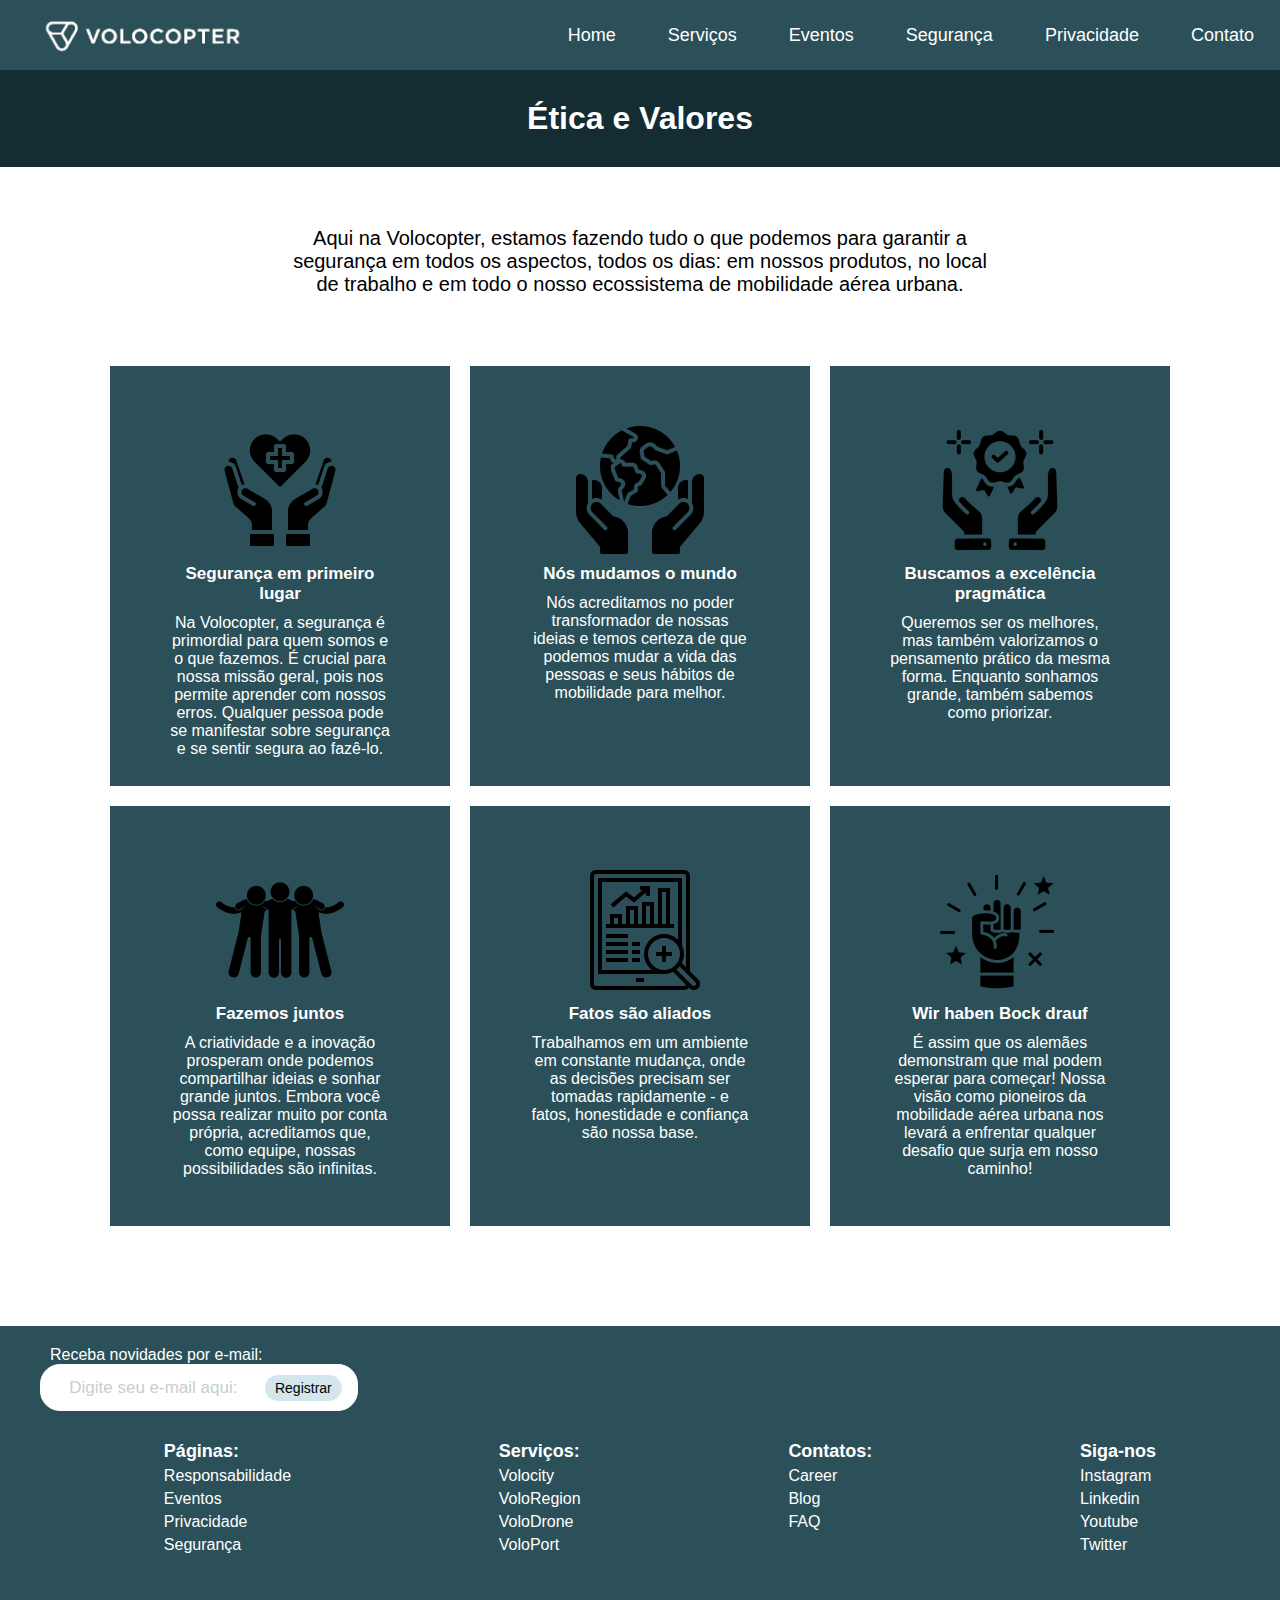
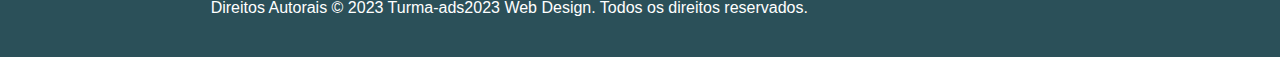
<file: Responsabilidade/responsabilidade.html>
<html lang="pt-br">
<head>
  <meta charset="UTF-8">
  <meta name="viewport" content="width=device-width, initial-scale=1.0">
  <title>Responsabilidade</title>
  <link rel="stylesheet" href="/Responsabilidade/CSS/style.css">
</head>
<body>
  <header class="header">
    <nav class="nav">
      <img class="logo" src="/Home/imagewns/logo.png" alt="">
      <button class="hamburger"></button>
      <ul class="nav-list">
        <li><a href="/index.html">Home</a></li>
        <li><a href="/Serviços/index.html">Serviços</a></li>
        <li><a href="/Eventos/html/VOLOCOPTER EVENTOS.html">Eventos</a></li>
        <li><a href="/Segurança/index.html">Segurança</a></li>
        <li><a href="/Privacidade/privacidade.html">Privacidade</a></li>
        <li><a href="/Contato/Pagina Contato.html">Contato</a></li>
      </ul>
    </nav>
</header>

<main>
  <h1>Ética e Valores</h1>
  <p class="pprincipal">Aqui na Volocopter, estamos fazendo tudo o que podemos para garantir a segurança em todos os aspectos, todos os dias: em nossos produtos, no local de trabalho e em todo o nosso ecossistema de mobilidade aérea urbana.</p>

  <div class="blocos">
  <div class="bloco">
    <img class="icone" src="/Responsabilidade/imagens/healthcare.png" alt="">
    <h2 class="subtitulo" >Segurança em primeiro lugar</h2>
    <p class="paragrafo">Na Volocopter, a segurança é primordial para quem somos e o que fazemos. É crucial para nossa missão geral, pois nos permite aprender com nossos erros. Qualquer pessoa pode se manifestar sobre segurança e se sentir segura ao fazê-lo.</p>
  </div>

  <div class="bloco">
    <img class="icone" src="/Responsabilidade/imagens/save-the-world.png" alt="">
    <h2 class="subtitulo">Nós mudamos o mundo</h2>
    <p class="paragrafo">Nós acreditamos no poder transformador de nossas ideias e temos certeza de que podemos mudar a vida das pessoas e seus hábitos de mobilidade para melhor.</p>
  </div>

  <div class="bloco">
    <img class="icone" src="/Responsabilidade/imagens/quality.png" alt="">
    <h2 class="subtitulo">Buscamos a excelência pragmática</h2>
    <p class="paragrafo">Queremos ser os melhores, mas também valorizamos o pensamento prático da mesma forma. Enquanto sonhamos grande, também sabemos como priorizar.</p>
  </div>

  <div class="bloco">
    <img class="icone" src="/Responsabilidade/imagens/together_10032109.png" alt="">
    <h2 class="subtitulo">Fazemos juntos</h2>
    <p class="paragrafo">A criatividade e a inovação prosperam onde podemos compartilhar ideias e sonhar grande juntos. Embora você possa realizar muito por conta própria, acreditamos que, como equipe, nossas possibilidades são infinitas.</p>
  </div>

  <div class="bloco">
    <img class="icone" src="/Responsabilidade/imagens/data-analytics.png" alt="">
    <h2 class="subtitulo">Fatos são aliados</h2>
    <p class="paragrafo">Trabalhamos em um ambiente em constante mudança, onde as decisões precisam ser tomadas rapidamente - e fatos, honestidade e confiança são nossa base.</p>
  </div>

  <div class="bloco">
    <img class="icone" src="/Responsabilidade/imagens/motivation.png" alt="">
    <h2 class="subtitulo">Wir haben Bock drauf</h2>
    <p class="paragrafo">É assim que os alemães demonstram que mal podem esperar para começar! Nossa visão como pioneiros da mobilidade aérea urbana nos levará a enfrentar qualquer desafio que surja em nosso caminho!</p>
  </div>
</div>
</main>

<footer>
  <div class="email">
      <p class="novidades">Receba novidades por e-mail:</p>
      <div class="campo-email">
       Digite seu e-mail aqui:
      <a class="botao" href="#registrar">Registrar</a>
  </div>

  <!-- Rodapé da página -->
  <div class="listas">
      <!-- Listas de links no rodapé -->
      <ul class="lista-1">
          <li><strong>Páginas:</strong></li>
          <li><a href="/Responsabilidade/responsabilidade.html">Responsabilidade</a></li>
          <li><a href="/Eventos/html/VOLOCOPTER EVENTOS.html">Eventos</a></li>
          <li><a href="/Privacidade/privacidade.html">Privacidade</a></li>
          <li><a href="/Segurança/index.html">Segurança</a></li>
      </ul>
      <ul>
          <li><strong>Serviços:</strong></li>
          <li><a href="#volocity">Volocity</a></li>
          <li><a href="#voloregion">VoloRegion</a></li>
          <li><a href="#volodrone">VoloDrone</a></li>
          <li><a href="#voloport">VoloPort</a></li>
      </ul>
      <ul>
          <li><strong>Contatos:</strong></li>
          <li><a href="#career">Career</a></li>
          <li><a href="#blog">Blog</a></li>
          <li><a href="#faq">FAQ</a></li>
      </ul>
      <ul>
          <li><strong>Siga-nos</strong></li>
          <li><a href="#instagram">Instagram</a></li>
          <li><a href="#linkedin">Linkedin</a></li>
          <li><a href="#youtube">Youtube</a></li>
          <li><a href="#twitter">Twitter</a></li>
      </ul>
  </div>
  <div class="listas">
      <p>Direitos Autorais © 2023 Turma-ads2023 Web Design. Todos os direitos reservados.</p>
      <!-- Informações de direitos autorais e links para redes sociais -->
      <div class="socials">
          <span><i class="ri-facebook-fill"></i></span>
          <span><i class="ri-twitter-fill"></i></span>
          <span><i class="ri-instagram-line"></i></span>
          <span><i class="ri-youtube-fill"></i></span>
      </div>
  </div>
</footer>
</body>
</html>
</file>
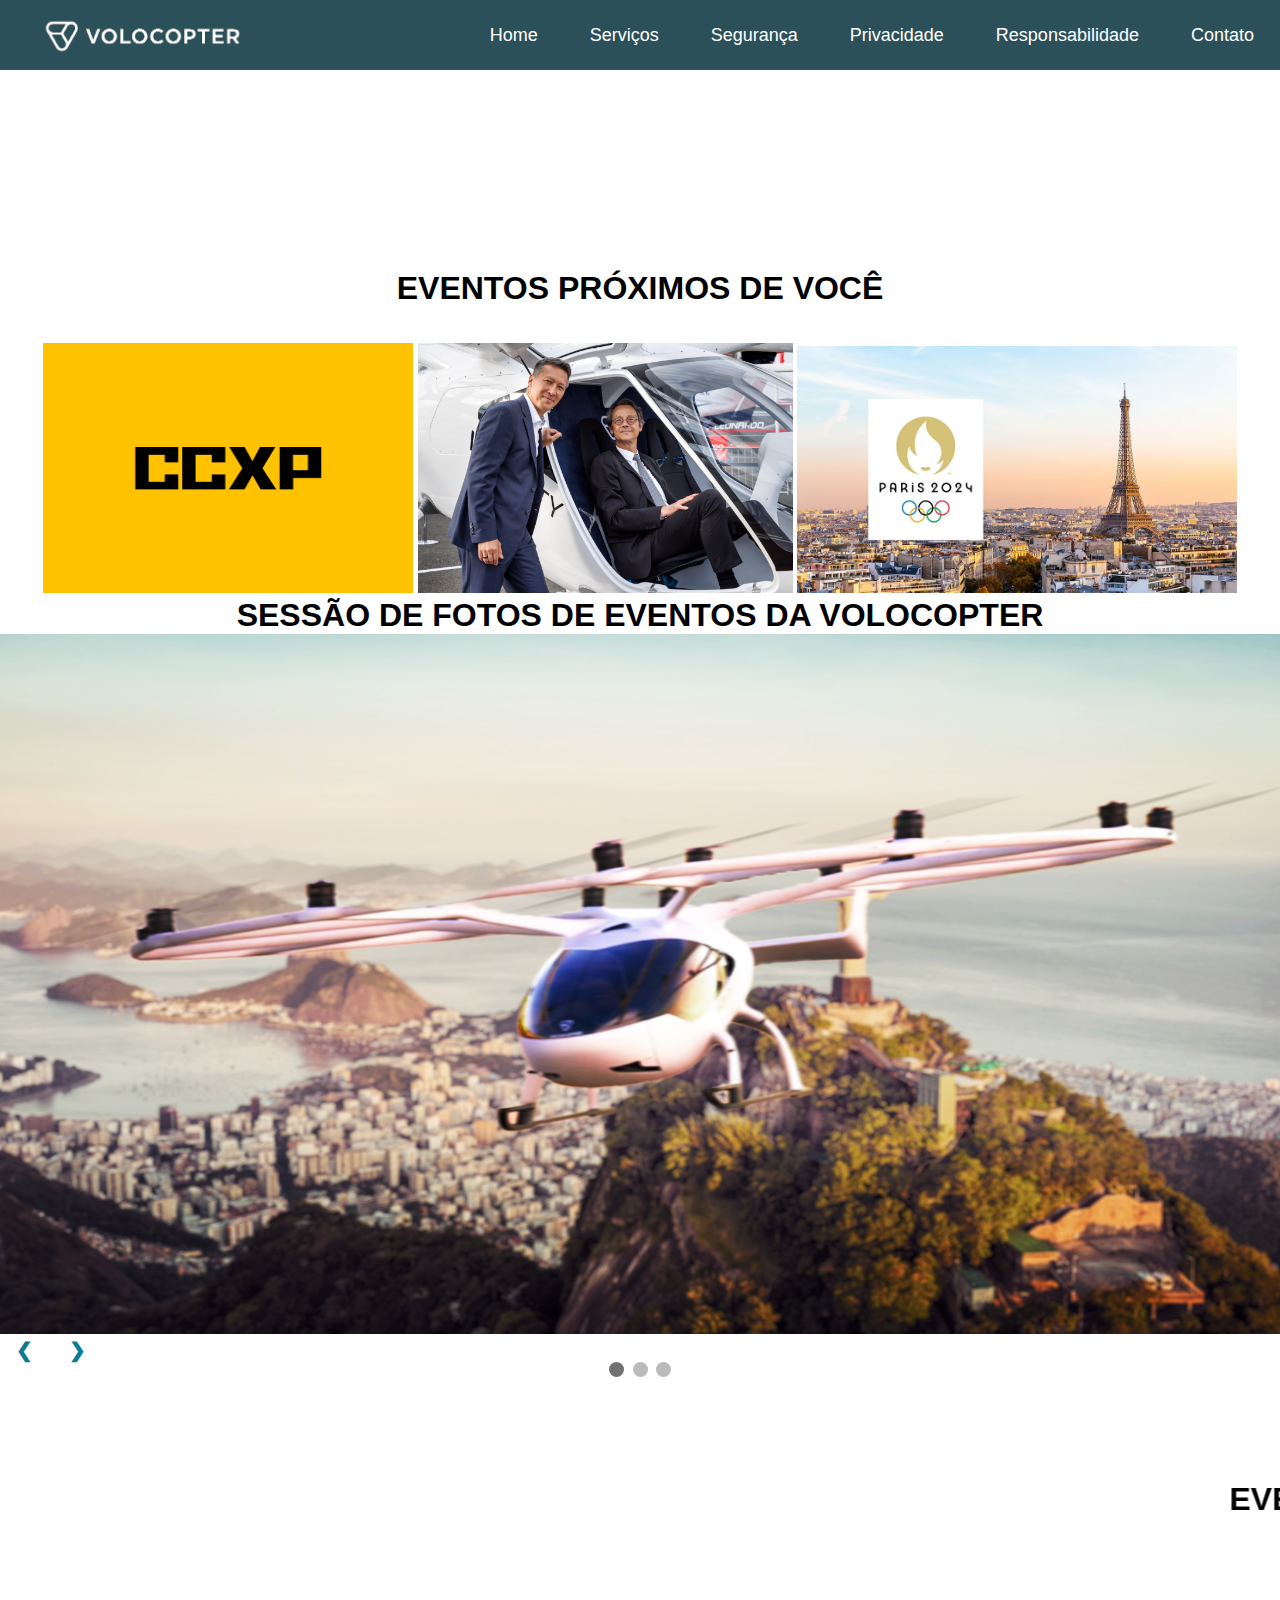
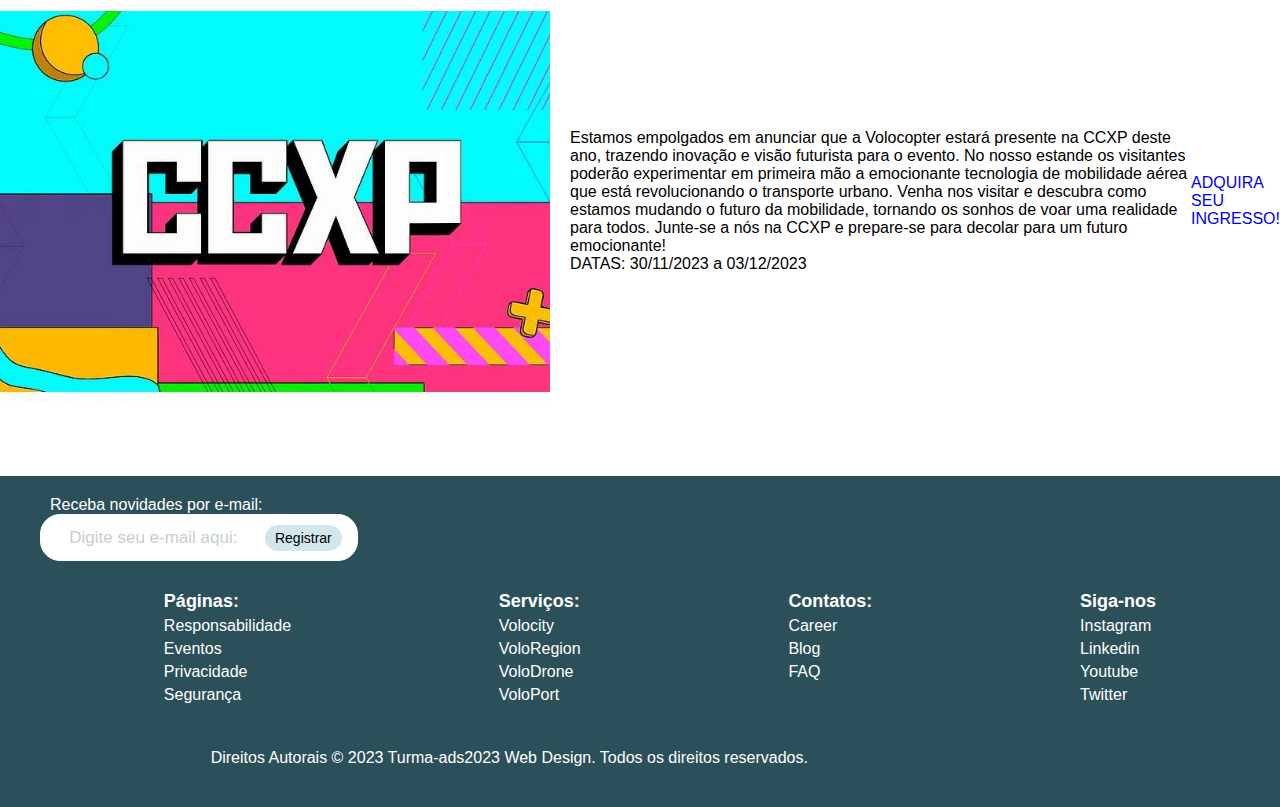
<file: Eventos/html/VOLOCOPTER EVENTOS.html>
<!DOCTYPE html>
<ht lang="pt-br">
<head>
    <meta charset="UTF-8">
    <meta name="viewport" content="width=device-width, initial-scale=1.0">
    <title>VOLOCOPTER EVENTOS</title>
    <link rel="stylesheet" type="text/css" href="/Eventos/css/evento.css">
</head>

   <header class="header">
        <nav class="nav">
          <img class="logo" src="/Home/imagewns/logo.png" alt="">
          <button class="hamburger"></button>
          <ul class="nav-list">
            <li><a href="/index.html">Home</a></li>
            <li><a href="/Serviços/index.html">Serviços</a></li>
            <li><a href="/Segurança/index.html">Segurança</a></li>
            <li><a href="/Privacidade/privacidade.html">Privacidade</a></li>
            <li><a href="/Responsabilidade/responsabilidade.html">Responsabilidade</a></li>
            <li><a href="/Contato/Pagina Contato.html">Contato</a></li>
          </ul>
        </nav>
    </header>

<p class="texto-mais-pra-baixo">
 <B> <h1> <CENTER>  EVENTOS PRÓXIMOS DE VOCÊ </CENTER> </B> </h1> </p> 
<br> </br>

<center>
<div class="slider">
  <div class="image-containe2r">
    <img class="ccxp" src="/Eventos/imagewns/ccxp.png" alt="Descrição da imagem 1">
    <div class="image-text"> Chegue junto conosco na CCXP de 2023 <p class="link1">     <a href="https://www.mundo-ticket.com/pt/evento/ccxp23/checkout/ingresso?utm_source=geral&utm_medium=ccxp_audiencia_geral&utm_campaign=ccxp_23&utm_content=id_202300221" target="_blank"> ADQUIRA SEU INGRESSO! </a> </p> </div>
  </div>
</div>


<div class="slider">
  <div class="image-container2">
    <img class="ceo" src="/Eventos/imagewns/ceo.jpg" alt="Descrição da imagem 1">
    <div class="image-text">Confira na integra a entrevista completa da Volo no Olhar Digital <p class="link 2"> <a href="https://www.youtube.com/watch?v=O0Wr0Y5ROWA" target="_blank"> VIDEO DA MATERIA </div>
  </div>
</div>

<div class="slider">
  <div class="image-container2">
    <img class="paris" src="/Eventos/imagewns/paris.avif" alt="Descrição da imagem 1">
    <div class="image-text"> VAMOS A PARIS <p class="link3"> <a href="https://g1.globo.com/inovacao/noticia/2023/08/09/o-taxi-voador-eletrico-que-pode-estrear-na-olimpiada-de-paris-2024.ghtml" target="_blank"> </a> Volo levará voce até Paris nas olimpiadas  </div>
  </div>
</div>
</center>

<p class="titutlo-da-galeria">
<B> <h1> <CENTER>  SESSÃO DE FOTOS DE EVENTOS DA VOLOCOPTER </CENTER> </B> </h1> </p> 

<center>
<class="slideshow-container">
  <!-- Imagem 1 -->
  <div class="mySlides">
  <img class = "tanisaka" src="/Eventos/imagewns/tanisaka.jpg" TITLE="VoloCity sobrevoando o Rio de Janeiro">
  </div>

  <!-- Imagem 2 -->
  <div class="mySlides">
    <img class="Volocopter-Inauguracao" src="/Eventos/imagewns/Volocopter-Inauguracao-23040601.jpg" title="Inauguração da compania Volo no Brasil" >
  </div>

  <!-- Imagem 3 -->
  <div class="mySlides">
    <img class="crewe" src="/Eventos/imagewns/crewedvolocopter2xfliesinfrontofadpandskyportsvertiportatpontoise-cormeilleuamtestbed-scaled-1-e1669054985486.jpg" title="Teste de decolagem" >
  </div>
</center>

  
  <!-- Botões de navegação -->
  <a class="prev" onclick="plusSlides(-1)">❮</a>
  <a class="next" onclick="plusSlides(1)">❯</a>

  <div style="text-align:center">
    <span class="dot" onclick="currentSlide(1)"></span>
    <span class="dot" onclick="currentSlide(2)"></span>
    <span class="dot" onclick="currentSlide(3)"></span>
  </div>

  <p class="eventosss">
    <B> <h1> <left> <marquee>EVENTOS:</marquee> </left> </B> </h1> </p> 
    <div class="text-with-image">
      <img class="ccxp2" src="/Eventos/imagewns/ccxp2.jpg" alt="ccxp2">
      <p>
        Estamos empolgados em anunciar que a Volocopter estará presente na CCXP deste ano, 
        trazendo inovação e visão futurista para o evento. No nosso estande os visitantes 
        poderão experimentar em primeira mão a emocionante tecnologia de mobilidade aérea 
        que está revolucionando o transporte urbano. Venha nos visitar e descubra como 
        estamos mudando o futuro da mobilidade, tornando os sonhos de voar uma realidade 
        para todos. Junte-se a nós na CCXP e prepare-se para decolar para um futuro emocionante!
        
        <BR> DATAS: 30/11/2023 a 03/12/2023 </BR>
    <P></P>
    <p class="link1"><a href="https://www.mundo-ticket.com/pt/evento/ccxp23/checkout/ingresso?utm_source=geral&utm_medium=ccxp_audiencia_geral&utm_campaign=ccxp_23&utm_content=id_202300221" target="_blank"> ADQUIRA SEU INGRESSO! </a> </p>
    <BR></BR>

      </p>
    </div>

   


<script>
  var slideIndex = 1;
  showSlides(slideIndex);

  function plusSlides(n) {
    showSlides(slideIndex += n);
  }

  function showSlides(n) {
    var i;
    var slides = document.getElementsByClassName("mySlides");
    var dots = document.getElementsByClassName("dot");


    if (n > slides.length) {
      slideIndex = 1;
    }

    if (n < 1) {
      slideIndex = slides.length;
    }

    for (i = 0; i < slides.length; i++) {
      slides[i].style.display = "none";
    }

    slides[slideIndex - 1].style.display = "block";

    for (i = 0; i < dots.length; i++) {
      dots[i].className = dots[i].className.replace(" active", "");
    }

    slides[slideIndex - 1].style.display = "block";
    dots[slideIndex - 1].className += " active";

  }
</script>













<footer>
  <div class="email">
      <p class="novidades">Receba novidades por e-mail:</p>
      <div class="campo-email">
       Digite seu e-mail aqui:
      <a class="botao" href="#registrar">Registrar</a>
  </div>

  <!-- Rodapé da página -->
  <div class="listas">
      <!-- Listas de links no rodapé -->
      <ul class="lista-1">
          <li><strong>Páginas:</strong></li>
          <li><a href="/Responsabilidade/responsabilidade.html">Responsabilidade</a></li>
          <li><a href="/Eventos/html/VOLOCOPTER EVENTOS.html">Eventos</a></li>
          <li><a href="/Privacidade/privacidade.html">Privacidade</a></li>
          <li><a href="/Segurança/index.html">Segurança</a></li>
      </ul>
      <ul>
          <li><strong>Serviços:</strong></li>
          <li><a href="#volocity">Volocity</a></li>
          <li><a href="#voloregion">VoloRegion</a></li>
          <li><a href="#volodrone">VoloDrone</a></li>
          <li><a href="#voloport">VoloPort</a></li>
      </ul>
      <ul>
          <li><strong>Contatos:</strong></li>
          <li><a href="#career">Career</a></li>
          <li><a href="#blog">Blog</a></li>
          <li><a href="#faq">FAQ</a></li>
      </ul>
      <ul>
          <li><strong>Siga-nos</strong></li>
          <li><a href="#instagram">Instagram</a></li>
          <li><a href="#linkedin">Linkedin</a></li>
          <li><a href="#youtube">Youtube</a></li>
          <li><a href="#twitter">Twitter</a></li>
      </ul>
  </div>
  <div class="listas">
      <p>Direitos Autorais © 2023 Turma-ads2023 Web Design. Todos os direitos reservados.</p>
      <!-- Informações de direitos autorais e links para redes sociais -->
      <div class="socials">
          <span><i class="ri-facebook-fill"></i></span>
          <span><i class="ri-twitter-fill"></i></span>
          <span><i class="ri-instagram-line"></i></span>
          <span><i class="ri-youtube-fill"></i></span>
      </div>
  </div>
</footer>
    


</body>
</html>
</file>
<file: Segurança/style.css>
/* Inicio do Cabeçalho */
* {
    margin: 0;
    padding: 0;
    font-family: Arial, Helvetica, sans-serif;
}
h1 h2 h3 ul p {
    margin: 0px;
    padding: 0px;
  }
  
  a {
    font-family: sans-serif;
    text-decoration: none;
  }
  
  .header {
    background: #2B5059;
    padding-inline: 16px;
  }
  
  .nav {
    max-width: 1280px;
    height: 70px;
    margin-inline: auto;
  
    display: flex;
    justify-content: space-between;
    align-items: center;
  }
  
  .logo {
    width: 250px;
  }
  
  .nav-list {
    display: flex;
    gap: 32px;
    list-style: none;
  }
  
  .nav-list a {
    font-size: 18px;
    color: #fff;
    padding:  5px 10px;
    border-radius: 4px;
  }
  
  .nav-list a:hover {
    background-color: #d2e6eb;
    color: black;
}

  .hamburger {
    display: none;
    border: none;
    background: none;
    border-top: 3px solid #fff;
    cursor: pointer;
  }
  
  .hamburger::after,
  .hamburger::before {
    content: " ";
    display: block;
    width: 30px;
    height: 3px;
    background: #fff;
    margin-top: 5px;
    position: relative;
    transition: 0.3s;
  }
  
  @media (max-width: 750px) {
    .hamburger {
      display: block;
      z-index: 1;
    }
  
    .nav-list {
      position: fixed;
      top: 0;
      left: 0;
      width: 100vw;
      height: 100vh;
      /* background: #2B5059; */
      clip-path: circle(100px at 90% -15%);
      transition: 1s ease-out;
  
      flex-direction: column;
      justify-content: space-around;
      align-items: center;
      gap: 0;
  
      pointer-events: none;
    }
  
    .nav-list a {
      font-size: 24px;
      opacity: 0;
    }
  
    .nav-list li:nth-child(1) a {
      transition: 0.5s 0.2s;
    }
  
    .nav-list li:nth-child(2) a {
      transition: 0.5s 0.4s;
    }
  
    .nav-list li:nth-child(3) a {
      transition: 0.5s 0.7s;
    }
  
   .nav-list li:nth-child(4) a {
    transition: 0.5s 0.9s;
   }

   .nav-list li:nth-child(5) a {
    transition: 0.5s 0.11s;
   }

   .nav-list li:nth-child(6) a {
    transition: 0.5s 0.14s;
   }
  
    .nav.active .nav-list {
      clip-path: circle(1500px at 90% -15%);
      pointer-events: all;
    }
  
    .nav.active .nav-list a {
      opacity: 1;
    }
  
    .nav.active .hamburger {
      position: fixed;
      top: 26px;
      right: 16px;
      border-top-color: transparent;
    }
  
    .nav.active .hamburger::before {
      transform: rotate(135deg);
    }
  
    .nav.active .hamburger::after {
      transform: rotate(-135deg);
      top: -7px;
    }
  }
  /* Fim do Cabeçalho */


/* Inicio conteudo */
h1 {
  background-color: #142d33;
  color: #fff;
  text-align: center;
  padding: 30px;
}
.paragrafo-principal {
  font-size: 20px;
  text-align: center;
  padding: 10px 100px;
}

h2{
  background-color: #142d33;
  text-align: center;
  color: #fff;
  padding: 20px;
  margin-bottom: 10px;
  font-size: 1.5rem;
  font-weight: lighter;
}

h3 {
 padding: 0px 100px;
 font-size: 1.5rem;
 font-weight: lighter;
}

p {
  font-size: 17px;
  padding: 5px 100px;
  padding-bottom: 15px;
}

main a{
  font-weight: bold;
  color: #000;
}
/* Rodapé Inicios */
footer {
  background-color: #2B5059;
  color: #fff;
  padding: 20px 0;
}

.email {
  padding-left: 40px;
}
 .novidades {
  padding: 0px;
  padding-left: 10px
} 

 .campo-email {
  display: flex;
  justify-content: space-around;
  align-items: center;
  background-color: #ffffff;
  color: #c7cecf;
  border: 1px solid #ffff;
  border-radius: 20px;
  padding: 15px;
  padding-right: 1px;
  height: 15px;
  width: 300px;
  font-size: 17px; 
}

.campo-email:hover {
box-shadow: 0px 0px 10px 1px #000000;
}

.botao {
background-color: #d2e6eb;
color: #000;
border: 1px solid #fff;
border-radius: 15px;
padding: 5px 10px;
align-self: center;
font-size: 14px;
}

.botao:hover{
  border-color: #809da5;
}


/* Estiliza as listas de links no rodapé */
.listas {
  display: flex;
  justify-content: space-around;
  padding: 20px;
}

.listas ul {
  list-style: none;
}

.listas ul li {
  margin: 5px 0;
}

/* Estiliza os links no rodapé */
.listas ul li a {
  text-decoration: none;
  color: #fff;
  border-bottom: 2px solid #2B5059;
  font-size: 16px;
  font-weight: 400;
  transition: 0.3s;
}

/* Estiliza os links no rodapé quando passam o mouse sobre eles */
.listas ul li a:hover {
  border-color: #d2e6eb;
}

/* Estiliza os títulos das listas no rodapé */
.listas ul strong {
  display: block;
  font-size: 18px;
  font-weight: 600;
  margin-top: 10px;
}
/* Rodapé Fim */
</file>
<file: Serviços/style.css>
/* Inicio do Cabeçalho */
* {
  margin: 0;
  padding: 0;
}
ul p {
  margin: 0px;
  padding: 0px;
  font-family: Arial, Helvetica, sans-serif;
  font-size: clamp(1.75em, 1em + 3vw, 2.5em);
}

a {
  font-family: sans-serif;
  text-decoration: none;
}

.header {
  background: #2B5059;
  padding-inline: 16px;
}

.nav {
  max-width: 1280px;
  height: 70px;
  margin-inline: auto;

  display: flex;
  justify-content: space-between;
  align-items: center;
}

.logo {
  width: 250px;
}

.nav-list {
  display: flex;
  gap: 32px;
  list-style: none;
}

.nav-list a {
  font-size: 18px;
  color: #fff;
  padding:  5px 10px;
  border-radius: 4px;
}

.nav-list a:hover {
  background-color: #d2e6eb;
  color: black;
}

.hamburger {
  display: none;
  border: none;
  background: none;
  border-top: 3px solid #fff;
  cursor: pointer;
}

.hamburger::after,
.hamburger::before {
  content: " ";
  display: block;
  width: 30px;
  height: 3px;
  background: #fff;
  margin-top: 5px;
  position: relative;
  transition: 0.3s;
}

@media (max-width: 750px) {
  .hamburger {
    display: block;
    z-index: 1;
  }

  .nav-list {
    position: fixed;
    top: 0;
    left: 0;
    width: 100vw;
    height: 100vh;
    /* background: #2B5059; */
    clip-path: circle(100px at 90% -15%);
    transition: 1s ease-out;

    flex-direction: column;
    justify-content: space-around;
    align-items: center;
    gap: 0;

    pointer-events: none;
  }

  .nav-list a {
    font-size: 24px;
    opacity: 0;
  }

  .nav-list li:nth-child(1) a {
    transition: 0.5s 0.2s;
  }

  .nav-list li:nth-child(2) a {
    transition: 0.5s 0.4s;
  }

  .nav-list li:nth-child(3) a {
    transition: 0.5s 0.7s;
  }

 .nav-list li:nth-child(4) a {
  transition: 0.5s 0.9s;
 }

 .nav-list li:nth-child(5) a {
  transition: 0.5s 0.11s;
 }

 .nav-list li:nth-child(6) a {
  transition: 0.5s 0.14s;
 }

  .nav.active .nav-list {
    clip-path: circle(1500px at 90% -15%);
    pointer-events: all;
  }

  .nav.active .nav-list a {
    opacity: 1;
  }

  .nav.active .hamburger {
    position: fixed;
    top: 26px;
    right: 16px;
    border-top-color: transparent;
  }

  .nav.active .hamburger::before {
    transform: rotate(135deg);
  }

  .nav.active .hamburger::after {
    transform: rotate(-135deg);
    top: -7px;
  }
}
/* Fim do Cabeçalho */


/* Inicio do Slide */
section.slider{
  margin: 0 auto;
  width: 100%;
  height: auto;
  padding: 0 !important;
  overflow: hidden;
}

.slider-content{
  width: 400%;
  height: auto;
  display: flex;
}

.slider-content input, .img-mobile{
  display: none;
}

.slide-box{
  width: 25%;
  height: auto;
  position: relative;
  text-align: center;
  transition: 1s;
}

.slide-box img{
  width: 100%;
}

.nav-manual, .nav-auto{
  position: absolute;
  width: 100%;
  margin-top: 35%;
  display: flex;
  justify-content: center;
}

.nav-manual .manual-btn, .nav-auto div{
  border: 1px solid #ff0054;
  padding: 10px;
  border-radius: 50%;
  cursor: pointer;
  transition: 0.2s;
}

.nav-manual .manual-btn:not(:last-child), .nav-auto div:not(:last-child){
  margin-right: 10px;
}

.nav-manual .manual-btn:hover{
  background-color: #ff0054;
}

#radio1:checked ~ .nav-auto .auto-btn1, #radio2:checked ~ .nav-auto .auto-btn2, #radio3:checked ~ .nav-auto .auto-btn3{
  background-color: #ff0054;
}

#radio1:checked ~ .primeiro{
  margin-left: 0%;
}

#radio2:checked ~ .primeiro{
  margin-left: -25%;
}

#radio3:checked ~ .primeiro{
  margin-left: -50%;
}

@media screen and (max-width: 600px) {
  .img-desktop{
      display: none;
  }

  .img-mobile{
      display: block;
  }

  .nav-auto, .nav-manual{
      margin-top: 60%;
  }
}
/* Fim do Slide */

/* Inicio formatação Texto e Imagens */
.volocopters {
  margin: 0;
  background-color: #2B5059;
  min-height: 100px;
  text-align: center;
  display: flex;
  padding: 20px;
  box-shadow: 0px 7px 7px #d8d2d2;
}

.volocopters h1 {
  margin: auto;
  align-items: center;
  padding: 30px;
  display: flex;
  color: #ffffff;
  font-size: clamp(1.75em, 1em + 3vw, 2.5em);
  line-height: 15px;
}

.imgtexto {
  display: inline-flex;
}

.imgtexto img {
  width: 600px;
  margin-right: 50px;
  text-align: justify center;
  font-size: clamp(1em, 1em + 1vw, 1.25em);
}

.imgtexto p{
  text-align: justify;
  font-family: Arial, Helvetica, sans-serif;
  line-height: 20px;
  width: 600px;
  font-size: clamp(1em, 1em + 1vw, 1.25em);
}
/* Fim formatação Texto e Imagens */

/* Cards Inicios */
.cards h1 {
  display: flex;
  justify-content: center;
  margin: 5rem 0 5rem 0;
  font-family: Titillium Web;
  font-size: 100px;
  background-color: #2D4F59;
  color: #f5f5f5;
  padding: 45px;
  font-size: clamp(1.75em, 1em + 3vw, 2.5em);
}

.cards {
  display: grid;
  grid-template-columns: repeat(3, 1fr);
  max-width: 1500px;
  margin: 0 auto;
  grid-gap: 50px;
}

.card {
  background-color: #2D4F59;
  display: flex;
  flex-direction: column;
  align-items: center;
  text-align: justify;
  padding: 35px 60px;
  box-shadow: 6px 6px 10px #00000028;
  color: #ffffff;
}

.card .user {
  width: 100px;
}

.star {
  width: 20px;
}
/* Cards Inicios */


@media(max-width:600px){

  .volocopters h1 {
    margin: auto;
    align-items: center;
    padding: 30px;
    display: flex;
    color: #ffffff;
    font-size: clamp(1.75em, 1em + 3vw, 2.5em);
    line-height: 40px;
  }
  
.cards {
  display: flex;
  flex-wrap: wrap;
  /* grid-template-columns: repeat(2, 1fr); */
  max-width: 1500px;
  margin: 0 auto;
  grid-gap: 50px;
}

.card {
  background-color: #2D4F59;
  display: flex;
  flex-direction: column;
  align-items: center;
  text-align: justify;
  padding: 35px 60px;
  box-shadow: 6px 6px 10px #00000028;
  color: #ffffff;
}




}



/* Rodapé Inicios */
footer {
  background-color: #2B5059;
  color: #fff;
  padding: 20px 0;
}

.email {
  padding-left: 40px;
}
 .novidades {
  padding: 0px;
  padding-left: 10px
} 

 .campo-email {
  display: flex;
  justify-content: space-around;
  align-items: center;
  background-color: #ffffff;
  color: #c7cecf;
  border: 1px solid #ffff;
  border-radius: 20px;
  padding: 15px;
  padding-right: 1px;
  height: 15px;
  width: 300px;
  font-size: 17px; 
}

.campo-email:hover {
box-shadow: 0px 0px 10px 1px #000000;
}

.botao {
background-color: #d2e6eb;
color: #000;
border: 1px solid #fff;
border-radius: 15px;
padding: 5px 10px;
align-self: center;
font-size: 14px;
}

.botao:hover{
  border-color: #809da5;
}


/* Estiliza as listas de links no rodapé */
.listas {
  display: flex;
  justify-content: space-around;
  padding: 20px;
}

.listas ul {
  list-style: none;
}

.listas ul li {
  margin: 5px 0;
}

/* Estiliza os links no rodapé */
.listas ul li a {
  text-decoration: none;
  color: #fff;
  border-bottom: 2px solid #2B5059;
  font-size: 16px;
  font-weight: 400;
  transition: 0.3s;
}

/* Estiliza os links no rodapé quando passam o mouse sobre eles */
.listas ul li a:hover {
  border-color: #d2e6eb;
}

/* Estiliza os títulos das listas no rodapé */
.listas ul strong {
  display: block;
  font-size: 18px;
  font-weight: 600;
  margin-top: 10px;
}
/* Rodapé Fim */
</file>
<file: Contato/style.css>
/* Inicio do Cabeçalho */
* {
    margin: 0;
    padding: 0;
    font-family: Arial, Helvetica, sans-serif;
}
ul p {
    margin: 0px;
    padding: 0px;
    font-size: clamp(1.75em, 1em + 3vw, 2.5em);
  }
  
  a {
    font-family: sans-serif;
    text-decoration: none;
  }
  
  .header {
    background: #2B5059;
    padding-inline: 16px;
  }
  
  .nav {
    max-width: 1280px;
    height: 70px;
    margin-inline: auto;
  
    display: flex;
    justify-content: space-between;
    align-items: center;
  }
  
  .logo {
    width: 250px;
  }
  
  .nav-list {
    display: flex;
    gap: 32px;
    list-style: none;
  }
  
  .nav-list a {
    font-size: 18px;
    color: #fff;
    padding:  5px 10px;
    border-radius: 4px;
  }
  
  .nav-list a:hover {
    background-color: #d2e6eb;
    color: black;
}

  .hamburger {
    display: none;
    border: none;
    background: none;
    border-top: 3px solid #fff;
    cursor: pointer;
  }
  
  .hamburger::after,
  .hamburger::before {
    content: " ";
    display: block;
    width: 30px;
    height: 3px;
    background: #fff;
    margin-top: 5px;
    position: relative;
    transition: 0.3s;
  }
  
  @media (max-width: 750px) {
    .hamburger {
      display: block;
      z-index: 1;
    }
  
    .nav-list {
      position: fixed;
      top: 0;
      left: 0;
      width: 100vw;
      height: 100vh;
      /* background: #2B5059; */
      clip-path: circle(100px at 90% -15%);
      transition: 1s ease-out;
  
      flex-direction: column;
      justify-content: space-around;
      align-items: center;
      gap: 0;
  
      pointer-events: none;
    }
  
    .nav-list a {
      font-size: 24px;
      opacity: 0;
    }
  
    .nav-list li:nth-child(1) a {
      transition: 0.5s 0.2s;
    }
  
    .nav-list li:nth-child(2) a {
      transition: 0.5s 0.4s;
    }
  
    .nav-list li:nth-child(3) a {
      transition: 0.5s 0.7s;
    }
  
   .nav-list li:nth-child(4) a {
    transition: 0.5s 0.9s;
   }

   .nav-list li:nth-child(5) a {
    transition: 0.5s 0.11s;
   }

   .nav-list li:nth-child(6) a {
    transition: 0.5s 0.14s;
   }
  
    .nav.active .nav-list {
      clip-path: circle(1500px at 90% -15%);
      pointer-events: all;
    }
  
    .nav.active .nav-list a {
      opacity: 1;
    }
  
    .nav.active .hamburger {
      position: fixed;
      top: 26px;
      right: 16px;
      border-top-color: transparent;
    }
  
    .nav.active .hamburger::before {
      transform: rotate(135deg);
    }
  
    .nav.active .hamburger::after {
      transform: rotate(-135deg);
      top: -7px;
    }
  }
  /* Fim do Cabeçalho */

  main {
    text-align: center;
    }
    
    
    h1 {
      padding-top: 30px;
      padding-bottom: 30px;
      background-color: #142d33;
      color: #ffffff;
    }
    
    .paragrafo-contato{
      line-height: 1,5px;
      margin-left: 230px;
      margin-right: 230px;
      padding-top: 20px;
      padding-bottom: 40px;
      font-size: 20px;
    }
    
    h2 {
      padding-top: 15px;
      padding-bottom: 15px;
      background-color: #142d33;
      color: #ffffff;
    }
    
    .blocos {
      display: flex;
      justify-content: center;
      gap: 90px;
      margin: 90px;
      color: #ffff;
    }
    
    
    .contato {
      background-color: #2B5059;
      padding: 20px;
      height: 355px;
      width: 270px;
      font-size: 19px;
      line-height: 60px;
    }
    
    .contato-email{
      text-align: center;
    }
    
    .tel {
      text-align: center;
    }
    
    .fax {
      text-align: center;
    }
    
    .camposform {
      display: flex;
      flex-direction: column;
      background-color: #2B5059;
      width: 270px;
      padding: 20px;
      height:355px ;
      margin-bottom: 10px;
    }

    .enviar {
      background: #c7cecf;
      color: #2B5059;
      margin-top: 10px;
      padding: 5px 10px;
    }
    .nossa-localização{
      font-size: 20px;
    }
    
    .localização {
      background-color: #2B5059;
      padding: 20px;
      height: 355px;
      width: 270px;
    }
    
    .mapa{
      height: 270px;
      width: 260px;
    }

    @media (max-width: 600px) {
      .paragrafo-contato {
        line-height: 1,5x;
        margin-left: 50px;
        margin-right: 50px;
        padding-top: 20px;
        padding-bottom: 40px;
        font-size: 20px;
      }
      .blocos {
        display: flex;
        flex-wrap: wrap;
      }
    }


    footer {
      background-color: #2B5059;
      color: #fff;
      padding: 20px 0;
  }
  
   .email {
      padding-left: 40px;
    }
     .novidades {
      padding: 0px;
      padding-left: 10px
    } 
    
     .campo-email {
      display: flex;
      justify-content: space-around;
      align-items: center;
      background-color: #ffffff;
      color: #c7cecf;
      border: 1px solid #ffff;
      border-radius: 20px;
      padding: 15px;
      padding-right: 1px;
      height: 15px;
      width: 300px;
      font-size: 17px; 
    }
    
    .campo-email:hover {
    box-shadow: 0px 0px 10px 1px #000000;
    }
    
    .botao {
    background-color: #d2e6eb;
    color: #000;
    border: 1px solid #fff;
    border-radius: 15px;
    padding: 5px 10px;
    align-self: center;
    font-size: 14px;
    }
    
    .botao:hover{
      border-color: #809da5;
    }
  
  
  /* Estiliza as listas de links no rodapé */
  .listas {
      display: flex;
      justify-content: space-around;
      padding: 20px;
  }
  
  .listas ul {
      list-style: none;
  }
  
  .listas ul li {
      margin: 5px 0;
  }
  
  /* Estiliza os links no rodapé */
  .listas ul li a {
      text-decoration: none;
      color: #fff;
      border-bottom: 2px solid #2B5059;
      font-size: 16px;
      font-weight: 400;
      transition: 0.3s;
  }
  
  /* Estiliza os links no rodapé quando passam o mouse sobre eles */
  .listas ul li a:hover {
      border-color: #d2e6eb;
  }
  
  /* Estiliza os títulos das listas no rodapé */
  .listas ul strong {
      display: block;
      font-size: 18px;
      font-weight: 600;
      margin-top: 10px;
  }

      .mainObg {
        display: flex;
        align-items: center;
        justify-content: center;
        min-height: 100vh;
        background: #142d33;
        flex-direction: column;
      }
      .textObrigado {
        font-size: 45px;
        color: #ffffff;
      }
      .paragrafoObrigado {
        color: #ffffff;
        font-size: 25px;
        margin-bottom: 50px;
      }
      .button{
        padding: 15px 55px;
        background: #c7cecf;
        color: #2B5059;
      }
</file>
<file: Privacidade/css/style.css>
* {
  margin: 0px;
  padding: 0px;
  font-family: Arial, Helvetica, sans-serif;
}

h1 h3 ul p{
  margin: 0px;
  padding: 0px;
}

a {
  font-family: sans-serif;
  text-decoration: none;
}

.header {
  background: #2B5059;
  padding-inline: 16px;
}

.nav {
  max-width: 1280px;
  height: 70px;
  margin-inline: auto;

  display: flex;
  justify-content: space-between;
  align-items: center;
}

.logo {
  width: 250px;
}

.nav-list {
  display: flex;
  gap: 32px;
  list-style: none;
}

.nav-list a {
  font-size: 18px;
  color: #fff;
  padding:  5px 10px;
  border-radius: 4px;
}

.nav-list a:hover {
  background-color: #d2e6eb;
  color: black;
}

.hamburger {
  display: none;
  border: none;
  background: none;
  border-top: 3px solid #fff;
  cursor: pointer;
}

.hamburger::after,
.hamburger::before {
  content: " ";
  display: block;
  width: 30px;
  height: 3px;
  background: #fff;
  margin-top: 5px;
  position: relative;
  transition: 0.3s;
}

@media (max-width: 750px) {
  .hamburger {
    display: block;
    z-index: 1;
  }

  .nav-list {
    position: fixed;
    top: 0;
    left: 0;
    width: 100vw;
    height: 100vh;
    /* background: #2B5059; */
    clip-path: circle(100px at 90% -15%);
    transition: 1s ease-out;

    flex-direction: column;
    justify-content: space-around;
    align-items: center;
    gap: 0;

    pointer-events: none;
  }

  .nav-list a {
    font-size: 24px;
    opacity: 0;
  }

  .nav-list li:nth-child(1) a {
    transition: 0.5s 0.2s;
  }

  .nav-list li:nth-child(2) a {
    transition: 0.5s 0.4s;
  }

  .nav-list li:nth-child(3) a {
    transition: 0.5s 0.7s;
  }

 .nav-list li:nth-child(4) a {
  transition: 0.5s 0.9s;
 }

 .nav-list li:nth-child(5) a {
  transition: 0.5s 0.11s;
 }

 .nav-list li:nth-child(6) a {
  transition: 0.5s 0.14s;
 }

  .nav.active .nav-list {
    clip-path: circle(1500px at 90% -15%);
    pointer-events: all;
  }

  .nav.active .nav-list a {
    opacity: 1;
  }

  .nav.active .hamburger {
    position: fixed;
    top: 26px;
    right: 16px;
    border-top-color: transparent;
  }

  .nav.active .hamburger::before {
    transform: rotate(135deg);
  }

  .nav.active .hamburger::after {
    transform: rotate(-135deg);
    top: -7px;
  }
}

h1 {
  text-align: center;
  background-color: #142d33;
  color: #fff;
  padding: 30px;
}

.paragrafo-principal{
  text-align: center;
  font-size: 20px;
}

p {
  font-size: 17px;
  padding: 40px 100px;
}

h3 {
  text-align: center;
  background-color: #142d33;
  color: #fff;
  padding: 20px;}

  footer {
    background-color: #2B5059;
    color: #fff;
    padding: 20px 0;
}

 .email {
    padding-left: 40px;
  }
   .novidades {
    padding: 0px;
    padding-left: 10px
  } 
  
   .campo-email {
    display: flex;
    justify-content: space-around;
    align-items: center;
    background-color: #ffffff;
    color: #c7cecf;
    border: 1px solid #ffff;
    border-radius: 20px;
    padding: 15px;
    padding-right: 1px;
    height: 15px;
    width: 300px;
    font-size: 17px; 
  }
  
  .campo-email:hover {
  box-shadow: 0px 0px 10px 1px #000000;
  }
  
  .botao {
  background-color: #d2e6eb;
  color: #000;
  border: 1px solid #fff;
  border-radius: 15px;
  padding: 5px 10px;
  align-self: center;
  font-size: 14px;
  }
  
  .botao:hover{
    border-color: #809da5;
  }


/* Estiliza as listas de links no rodapé */
.listas {
    display: flex;
    justify-content: space-around;
    padding: 20px;
}

.listas ul {
    list-style: none;
}

.listas ul li {
    margin: 5px 0;
}

/* Estiliza os links no rodapé */
.listas ul li a {
    text-decoration: none;
    color: #fff;
    border-bottom: 2px solid #2B5059;
    font-size: 16px;
    font-weight: 400;
    transition: 0.3s;
}

/* Estiliza os links no rodapé quando passam o mouse sobre eles */
.listas ul li a:hover {
    border-color: #d2e6eb;
}

/* Estiliza os títulos das listas no rodapé */
.listas ul strong {
    display: block;
    font-size: 18px;
    font-weight: 600;
    margin-top: 10px;
}
</file>
<file: Responsabilidade/CSS/style.css>
* {
  margin: 0px;
  padding:0px;
  font-family: Arial, Helvetica, sans-serif;
}

h1 h2 p ul {
  margin: 0px;
  padding: 0px;
}

a {
  font-family: sans-serif;
  text-decoration: none;
}

.header {
  background: #2B5059;
  padding-inline: 16px;
}

.nav {
  max-width: 1280px;
  height: 70px;
  margin-inline: auto;

  display: flex;
  justify-content: space-between;
  align-items: center;
}

.logo {
  width: 250px;
}

.nav-list {
  display: flex;
  gap: 32px;
  list-style: none;
}

.nav-list a {
  font-size: 18px;
  color: #fff;
  padding:  5px 10px;
  border-radius: 4px;
}

.nav-list a:hover {
  background-color: #d2e6eb;
  color: black;
}

.hamburger {
  display: none;
  border: none;
  background: none;
  border-top: 3px solid #fff;
  cursor: pointer;
}

.hamburger::after,
.hamburger::before {
  content: " ";
  display: block;
  width: 30px;
  height: 3px;
  background: #fff;
  margin-top: 5px;
  position: relative;
  transition: 0.3s;
}

@media (max-width: 750px) {
  .hamburger {
    display: block;
    z-index: 1;
  }

  .nav-list {
    position: fixed;
    top: 0;
    left: 0;
    width: 100vw;
    height: 100vh;
    /* background: #2B5059; */
    clip-path: circle(100px at 90% -15%);
    transition: 1s ease-out;

    flex-direction: column;
    justify-content: space-around;
    align-items: center;
    gap: 0;

    pointer-events: none;
  }

  .nav-list a {
    font-size: 24px;
    opacity: 0;
  }

  .nav-list li:nth-child(1) a {
    transition: 0.5s 0.2s;
  }

  .nav-list li:nth-child(2) a {
    transition: 0.5s 0.4s;
  }

  .nav-list li:nth-child(3) a {
    transition: 0.5s 0.7s;
  }

 .nav-list li:nth-child(4) a {
  transition: 0.5s 0.9s;
 }

 .nav-list li:nth-child(5) a {
  transition: 0.5s 0.11s;
 }

 .nav-list li:nth-child(6) a {
  transition: 0.5s 0.14s;
 }

  .nav.active .nav-list {
    clip-path: circle(1500px at 90% -15%);
    pointer-events: all;
  }

  .nav.active .nav-list a {
    opacity: 1;
  }

  .nav.active .hamburger {
    position: fixed;
    top: 26px;
    right: 16px;
    border-top-color: transparent;
  }

  .nav.active .hamburger::before {
    transform: rotate(135deg);
  }

  .nav.active .hamburger::after {
    transform: rotate(-135deg);
    top: -7px;
  }
}

main {
  text-align: center;
  }

h1 {
  background-color: #142d33;
  padding: 30px;
  color: #fff;
}

.pprincipal {
  line-height: 1,5px;
  margin-left: 230px;
  margin-right: 230px;
  padding: 60px;
  font-size: 20px;
}

.subtitulo {
  font-size: 17px;
  padding: 10px;
  font-weight: bold;
}

.blocos {
  display: grid;
  grid-template-columns: 1fr 1fr 1fr;
  gap: 20px;
  justify-content: center;
  padding: 10px 120px;
  padding-bottom: 100px;
}

.bloco{
  justify-self: center;
  background-color: #2B5059; 
  color: #fff;  
  height: 300px;
  width: 220px;
  padding: 60px;
}

@media (max-width: 600px) {

  .icone {
    width: 50px;
    height: 50px; 
    background-size: 50px; 
  }

  .subtitulo {
    font-size: 15px;
    padding: 10px;
    font-weight: bold;
  }

  .paragrafo {
    font-size: 12px;
  }

  .blocos {
    background-color: #fff;
    display: flex;
    flex-wrap: wrap;
  }

  .bloco {
    width: calc(50% - 10px);
    height: 150px;
    background-color: #2B5059;
    color: #fff;
    margin-bottom: 10px;
    padding: 20px;
    box-sizing: border-box; 
  }
}

footer {
  background-color: #2B5059;
  color: #fff;
  padding: 20px 0;
}

.email {
  padding-left: 40px;
}
 .novidades {
  padding: 0px;
  padding-left: 10px
} 

 .campo-email {
  display: flex;
  justify-content: space-around;
  align-items: center;
  background-color: #ffffff;
  color: #c7cecf;
  border: 1px solid #ffff;
  border-radius: 20px;
  padding: 15px;
  padding-right: 1px;
  height: 15px;
  width: 300px;
  font-size: 17px; 
}

.campo-email:hover {
box-shadow: 0px 0px 10px 1px #000000;
}

.botao {
background-color: #d2e6eb;
color: #000;
border: 1px solid #fff;
border-radius: 15px;
padding: 5px 10px;
align-self: center;
font-size: 14px;
}

.botao:hover{
  border-color: #809da5;
}


/* Estiliza as listas de links no rodapé */
.listas {
  display: flex;
  justify-content: space-around;
  padding: 20px;
}

.listas ul {
  list-style: none;
}

.listas ul li {
  margin: 5px 0;
}

/* Estiliza os links no rodapé */
.listas ul li a {
  text-decoration: none;
  color: #fff;
  border-bottom: 2px solid #2B5059;
  font-size: 16px;
  font-weight: 400;
  transition: 0.3s;
}

/* Estiliza os links no rodapé quando passam o mouse sobre eles */
.listas ul li a:hover {
  border-color: #d2e6eb;
}

/* Estiliza os títulos das listas no rodapé */
.listas ul strong {
  display: block;
  font-size: 18px;
  font-weight: 600;
  margin-top: 10px;
}

@media (max-width: 600px) {
  .pprincipal {
    margin-left: 20px;
    margin-right: 20px;
    padding: 20px;
    font-size: 16px;
  }

  .blocos {
    grid-template-columns: 1fr 1fr; /* Duas colunas em dispositivos móveis */
    gap: 10px; /* Reduzindo o espaçamento entre os blocos */
    padding: 10px; /* Ajustando o padding */
    padding-bottom: 50px; /* Ajuste no padding inferior */
  }

  .bloco {
    width: calc(50% - 10px); /* Ajustando o tamanho para ocupar metade do contêiner com o espaçamento */
    height: 200px; /* Reduzindo a altura dos blocos */
    padding: 10px; /* Reduzindo o padding interno */
    font-size: 12px; /* Reduzindo o tamanho da fonte */
  }

  .bloco img {
    max-width: 100%; /* Reduzindo o tamanho máximo das imagens para caberem dentro dos blocos */
    height: auto; /* Altura automática para manter a proporção */
  }
}
</file>
<file: Eventos/css/evento.css>
* {
  margin: 0px;
  padding: 0px;
  font-family: Arial, Helvetica, sans-serif;
}

ul p {
  margin: 0px;
  padding: 0px;
}

a {
  font-family: sans-serif;
  text-decoration: none;
}

.header {
  background: #2B5059;
  padding-inline: 16px;
}

.nav {
  max-width: 1280px;
  height: 70px;
  margin-inline: auto;

  display: flex;
  justify-content: space-between;
  align-items: center;
}

.logo {
  width: 250px;
}

.nav-list {
  display: flex;
  gap: 32px;
  list-style: none;
}

.nav-list a {
  font-size: 18px;
  color: #fff;
  padding:  5px 10px;
  border-radius: 4px;
}

.nav-list a:hover {
  background-color: #d2e6eb;
  color: black;
}

.hamburger {
  display: none;
  border: none;
  background: none;
  border-top: 3px solid #fff;
  cursor: pointer;
}

.hamburger::after,
.hamburger::before {
  content: " ";
  display: block;
  width: 30px;
  height: 3px;
  background: #fff;
  margin-top: 5px;
  position: relative;
  transition: 0.3s;
}

@media (max-width: 750px) {
  .hamburger {
    display: block;
    z-index: 1;
  }

  .nav-list {
    position: fixed;
    top: 0;
    left: 0;
    width: 100vw;
    height: 100vh;
    /* background: #2B5059; */
    clip-path: circle(100px at 90% -15%);
    transition: 1s ease-out;

    flex-direction: column;
    justify-content: space-around;
    align-items: center;
    gap: 0;

    pointer-events: none;
  }

  .nav-list a {
    font-size: 24px;
    opacity: 0;
  }

  .nav-list li:nth-child(1) a {
    transition: 0.5s 0.2s;
  }

  .nav-list li:nth-child(2) a {
    transition: 0.5s 0.4s;
  }

  .nav-list li:nth-child(3) a {
    transition: 0.5s 0.7s;
  }

 .nav-list li:nth-child(4) a {
  transition: 0.5s 0.9s;
 }

 .nav-list li:nth-child(5) a {
  transition: 0.5s 0.11s;
 }

 .nav-list li:nth-child(6) a {
  transition: 0.5s 0.14s;
 }

  .nav.active .nav-list {
    clip-path: circle(1500px at 90% -15%);
    pointer-events: all;
  }

  .nav.active .nav-list a {
    opacity: 1;
  }

  .nav.active .hamburger {
    position: fixed;
    top: 26px;
    right: 16px;
    border-top-color: transparent;
  }

  .nav.active .hamburger::before {
    transform: rotate(135deg);
  }

  .nav.active .hamburger::after {
    transform: rotate(-135deg);
    top: -7px;
  }
}

/*PARTE DAS IMAGENS VVVV*/

.texto-mais-pra-baixo {
  margin-top: 200px;
}



.slider {
  position: relative;
  display: inline-block;}

.image-text {
  position: absolute;
  bottom: 0;
  left: 0;
  background: rgba(0, 0, 0, 0.7); /* Fundo preto com transparência */
  color: #fff; /* Cor do texto (branco) */
  padding: 5px 10px; /* Espaçamento interno do texto */
  margin: 0;
  font-size: 12px; /* Tamanho da fonte */
  opacity: 0; /* Texto inicialmente invisível */
  transition: opacity 0.3s; /* Efeito de transição de opacidade */
}

.slider:hover .image-text {
  opacity: 1; /* Torna o texto visível ao passar o mouse sobre a imagem */
 }

.ccxp {
  width: 370px;
  height: 250px;
}

.celso {
  width: 400px;
}

.AVIEUM {
  width: 440px;
}

.ceo {
  width: 375px;
}

.paris {
  width: 440px;
}




/*GALERIA GRANDONA VVVVV */

.titulo-da-galeria {
  margin-top: 1000px

}


.image-container2 {
  display: flex; /* Cria um layout flexível */
  justify-content: space-between; /* Alinha as imagens com espaço entre elas */
  flex: 1;
  height: auto;
  font-size: 0;
}



.tanisaka {
  width:  1325px ;
  height: 700px;
}

.volocopter-inauguracao {
  width:  1200px ;
  height: 700px;
}

.crewe {
  width:  1325px ;
  height: 700px;
}

.slideshow-container {
  max-width: 600px;
  position: relative;
  margin: auto;
}

/* Estilize as imagens */
.mySlides {
  display: inside;
  width: 100%;
}

/* Estilize os botões de navegação */
.prev, .next {
  cursor: pointer;
  position: static;
  top: 50%;
  width: auto;
  padding: 16px;
  margin-top: -22px;
  color: rgb(10, 123, 151);
  font-weight: bold;
  font-size: 20px;
  transition: 0.6s ease;
  user-select: none;
}

/* Posicione o botão "anterior" à esquerda */
.prev {
  left: 10px;
}

/* Posicione o botão "próximo" à direita */
.next {
  right: 10000px;
}


.dot {
  height: 15px;
  width: 15px;
  margin: 0 2px;
  background-color: #bbb;
  border-radius: 50%;
  display: inline-block;
  transition: background-color 0.6s ease; }

.active {
  background-color: #717171;
}

.eventosss {
 margin-top: 100px;
 }

.ccxp2 {
height: 550px;
width:  550px;
margin-right: 20px; /* Espaçamento entre a imagem e o texto */
}

.text-with-image {
  display: flex;
  align-items: center;
 }

 .text-with-image2 {

  
 }

/*PARTE DAS IMAGENS VVVV*/

footer {
  background-color: #2B5059;
  color: #fff;
  padding: 20px 0;
}

.email {
  padding-left: 40px;
}
 .novidades {
  padding: 0px;
  padding-left: 10px
} 

 .campo-email {
  display: flex;
  justify-content: space-around;
  align-items: center;
  background-color: #ffffff;
  color: #c7cecf;
  border: 1px solid #ffff;
  border-radius: 20px;
  padding: 15px;
  padding-right: 1px;
  height: 15px;
  width: 300px;
  font-size: 17px; 
}

.campo-email:hover {
box-shadow: 0px 0px 10px 1px #000000;
}

.botao {
background-color: #d2e6eb;
color: #000;
border: 1px solid #fff;
border-radius: 15px;
padding: 5px 10px;
align-self: center;
font-size: 14px;
}

.botao:hover{
  border-color: #809da5;
}


/* Estiliza as listas de links no rodapé */
.listas {
  display: flex;
  justify-content: space-around;
  padding: 20px;
}

.listas ul {
  list-style: none;
}

.listas ul li {
  margin: 5px 0;
}

/* Estiliza os links no rodapé */
.listas ul li a {
  text-decoration: none;
  color: #fff;
  border-bottom: 2px solid #2B5059;
  font-size: 16px;
  font-weight: 400;
  transition: 0.3s;
}

/* Estiliza os links no rodapé quando passam o mouse sobre eles */
.listas ul li a:hover {
  border-color: #d2e6eb;
}

/* Estiliza os títulos das listas no rodapé */
.listas ul strong {
  display: block;
  font-size: 18px;
  font-weight: 600;
  margin-top: 10px;
}
</file>
